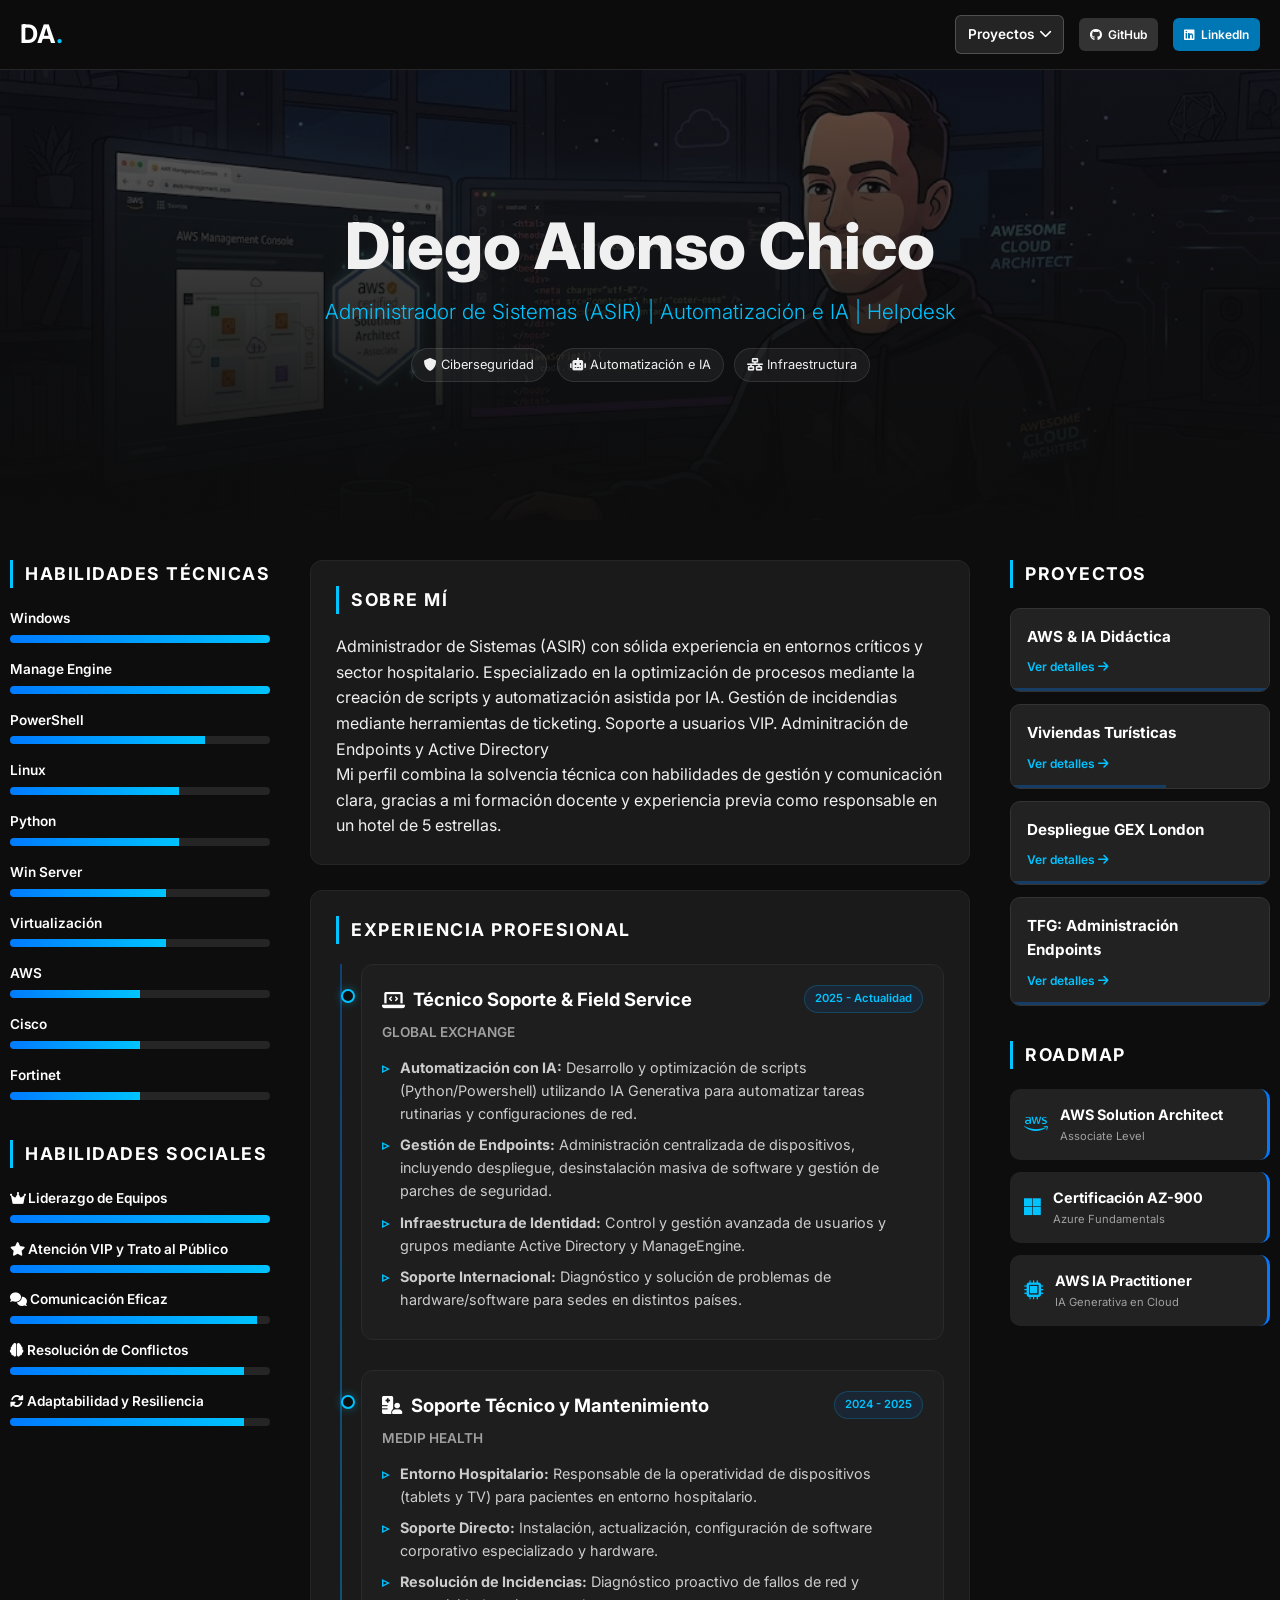
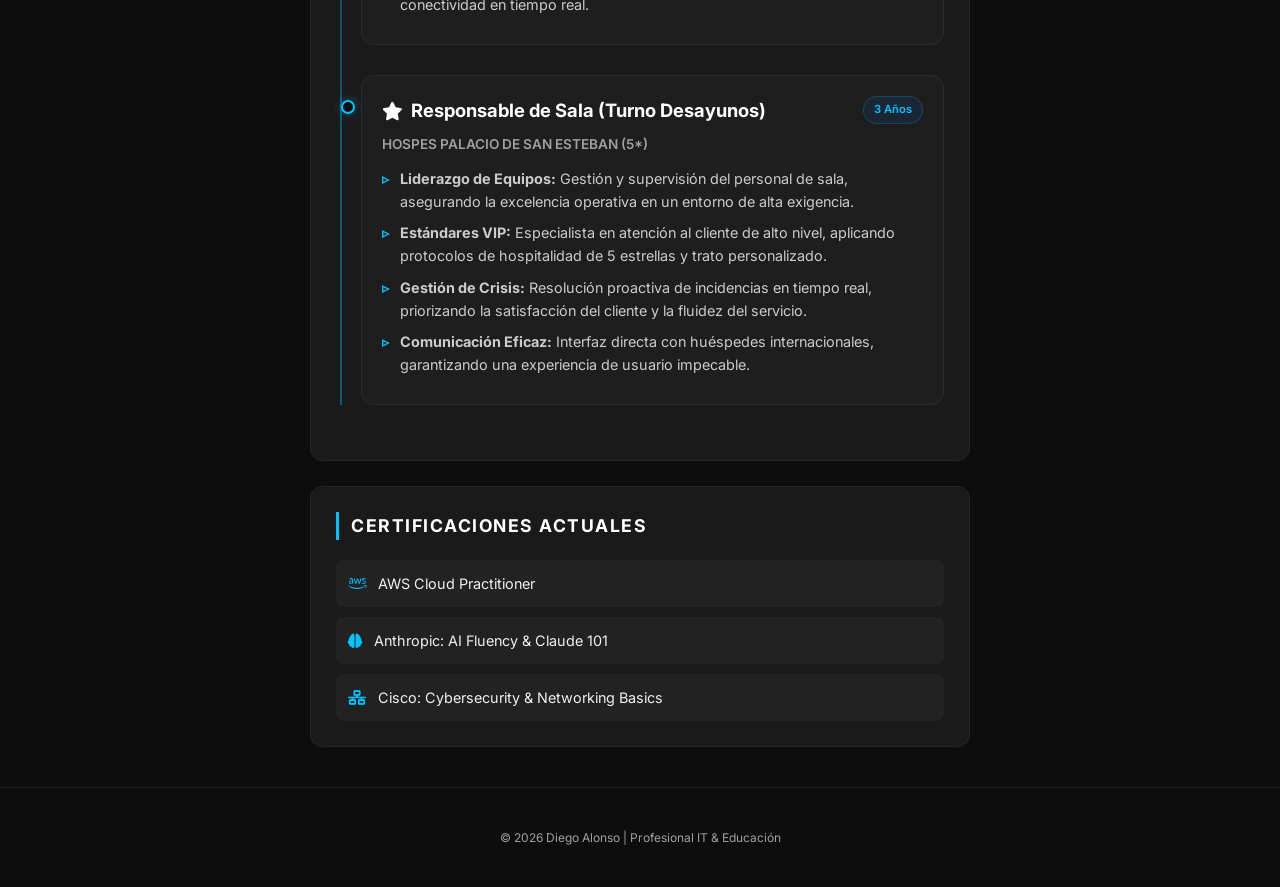
<file: index.html>
<!DOCTYPE html>
<html lang="es">
<head>
    <link rel="icon" type="image/png" href="assets/img/icono-web.png">
    <meta charset="UTF-8">
    <meta name="viewport" content="width=device-width, initial-scale=1.0, viewport-fit=cover">
    <meta name="theme-color" content="#0d0d0d">
    <meta name="description" content="Diego Alonso - Administrador de Sistemas (ASIR) | Automatización e IA | Helpdesk">
    <title>Diego Alonso Chico | IT Portfolio</title>
    <link rel="stylesheet" href="style.css">
    <link href="https://fonts.googleapis.com/css2?family=Inter:wght@300;400;600;700&display=swap" rel="stylesheet">
    <link rel="stylesheet" href="https://cdnjs.cloudflare.com/ajax/libs/font-awesome/6.0.0/css/all.min.css">
    <style>
        /* Touch-friendly enhancements */
        @media (hover: none) {
            .project-nav-card,
            .nav-social-btn,
            .nav-projects-btn {
                padding: 14px !important;
            }
        }
        
        /* Prevent zoom on input focus */
        input, textarea, select {
            font-size: 16px;
        }
    </style>
</head>
<body class="dark-mode">

   <nav class="navbar">
        <div class="nav-container container">
            <a href="index.html" class="logo">DA<span>.</span></a>
            <ul class="nav-menu">
                
                <li class="dropdown">
                    <a href="#" class="nav-projects-btn">Proyectos <i class="fas fa-chevron-down"></i></a>
                    <ul class="dropdown-content">
                        <li><a href="proyecto1.html">AWS & IA Didáctica</a></li>
                        <li><a href="proyecto2.html">Viviendas Turísticas</a></li>
                        <li><a href="proyecto3.html">Despliegue GEX London</a></li>
                        <li><a href="proyecto4.html">TFG: Administración Endpoints</a></li>
                    </ul>
                </li>
                
                
                <li>
                    <a href="https://github.com/lonsochico" target="_blank" class="nav-social-btn github">
                        <i class="fab fa-github"></i><span class="nav-label">GitHub</span>
                    </a>
                </li>
                
                <li>
                    <a href="https://www.linkedin.com/in/diego-alonso-chico-1301a4183" target="_blank" class="nav-social-btn linkedin">
                        <i class="fab fa-linkedin"></i><span class="nav-label">LinkedIn</span>
                    </a>
                </li>
            </ul>
        </div>
    </nav>

    <header class="hero" style="background-image: linear-gradient(to bottom, rgba(0,0,0,0.2), rgba(0,0,0,0.6)), url('assets/img/fondo-tecnico.jpg');">
        <div class="hero-overlay"></div>
        <div class="hero-content container">
            <h1>Diego Alonso Chico</h1>
            <p class="tagline">Administrador de Sistemas (ASIR) | Automatización e IA | Helpdesk</p>
            <div class="hero-badges">
                <span><i class="fas fa-shield-alt"></i> Ciberseguridad</span>
                <span><i class="fas fa-robot"></i> Automatización e IA</span>
                <span><i class="fas fa-network-wired"></i> Infraestructura</span>
            </div>
        </div>
    </header>

    <main class="main-content-wrapper container">
        
        <aside class="sidebar left-sidebar">
            <h2 class="section-title">Habilidades Técnicas</h2>
            <div class="skills-list">
                <div class="skill-item">
                    <span class="skill-name">Windows</span>
                    <div class="progress-bar">
                        <div class="progress" style="width: 100%;"><span class="skill-percentage">100%</span></div>
                    </div>
                </div>
                <div class="skill-item">
                    <span class="skill-name">Manage Engine</span>
                    <div class="progress-bar">
                        <div class="progress" style="width: 100%;"><span class="skill-percentage">100%</span></div>
                    </div>
                </div>
                <div class="skill-item">
                    <span class="skill-name">PowerShell</span>
                    <div class="progress-bar">
                        <div class="progress" style="width: 75%;"><span class="skill-percentage">75%</span></div>
                    </div>
                </div>
                <div class="skill-item">
                    <span class="skill-name">Linux</span>
                    <div class="progress-bar">
                        <div class="progress" style="width: 65%;"><span class="skill-percentage">65%</span></div>
                    </div>
                </div>
                <div class="skill-item">
                    <span class="skill-name">Python</span>
                    <div class="progress-bar">
                        <div class="progress" style="width: 65%;"><span class="skill-percentage">65%</span></div>
                    </div>
                </div>
                <div class="skill-item">
                    <span class="skill-name">Win Server</span>
                    <div class="progress-bar">
                        <div class="progress" style="width: 60%;"><span class="skill-percentage">60%</span></div>
                    </div>
                </div>
                <div class="skill-item">
                    <span class="skill-name">Virtualización</span>
                    <div class="progress-bar">
                        <div class="progress" style="width: 60%;"><span class="skill-percentage">60%</span></div>
                    </div>
                </div>
                <div class="skill-item">
                    <span class="skill-name">AWS</span>
                    <div class="progress-bar">
                        <div class="progress" style="width: 50%;"><span class="skill-percentage">50%</span></div>
                    </div>
                </div>
                <div class="skill-item">
                    <span class="skill-name">Cisco</span>
                    <div class="progress-bar">
                        <div class="progress" style="width: 50%;"><span class="skill-percentage">50%</span></div>
                    </div>
                </div>
                <div class="skill-item">
                    <span class="skill-name">Fortinet</span>
                    <div class="progress-bar">
                        <div class="progress" style="width: 50%;"><span class="skill-percentage">50%</span></div>
                    </div>
                </div>
            </div>

            <h2 class="section-title" style="margin-top: 40px;">Habilidades Sociales</h2>
            <div class="skills-list">
                <div class="skill-item">
                    <span class="skill-name"><i class="fas fa-crown"></i> Liderazgo de Equipos</span>
                    <div class="progress-bar">
                        <div class="progress" style="width: 100%;"><span class="skill-percentage">100%</span></div>
                    </div>
                </div>
                <div class="skill-item">
                    <span class="skill-name"><i class="fas fa-star"></i> Atención VIP y Trato al Público</span>
                    <div class="progress-bar">
                        <div class="progress" style="width: 100%;"><span class="skill-percentage">100%</span></div>
                    </div>
                </div>
                <div class="skill-item">
                    <span class="skill-name"><i class="fas fa-comments"></i> Comunicación Eficaz</span>
                    <div class="progress-bar">
                        <div class="progress" style="width: 95%;"><span class="skill-percentage">95%</span></div>
                    </div>
                </div>
                <div class="skill-item">
                    <span class="skill-name"><i class="fas fa-brain"></i> Resolución de Conflictos</span>
                    <div class="progress-bar">
                        <div class="progress" style="width: 90%;"><span class="skill-percentage">90%</span></div>
                    </div>
                </div>
                <div class="skill-item">
                    <span class="skill-name"><i class="fas fa-sync-alt"></i> Adaptabilidad y Resiliencia</span>
                    <div class="progress-bar">
                        <div class="progress" style="width: 90%;"><span class="skill-percentage">90%</span></div>
                    </div>
                </div>
            </div>
        </aside>

        <section class="main-content">
            
            <div class="card">
                <h2 class="section-title">Sobre Mí</h2>
                <p>Administrador de Sistemas (ASIR) con sólida experiencia en entornos críticos y sector hospitalario. Especializado en la optimización de procesos mediante la creación de scripts y automatización asistida por IA. Gestión de incidendias mediante herramientas de ticketing. Soporte a usuarios VIP. Adminitración de Endpoints y Active Directory</p>
                <p>Mi perfil combina la solvencia técnica con habilidades de gestión y comunicación clara, gracias a mi formación docente y experiencia previa como responsable en un hotel de 5 estrellas.</p>
            </div>

            <div class="card">
                <h2 class="section-title">Experiencia Profesional</h2>
                
                <div class="timeline">
                    <div class="timeline-item">
                        <div class="timeline-dot"></div>
                        <div class="timeline-content">
                            <div class="timeline-header">
                                <h4><i class="fas fa-laptop-code"></i> Técnico Soporte & Field Service</h4>
                                <span class="date-badge">2025 - Actualidad</span>
                            </div>
                            <p class="company-name">Global Exchange</p>
                            <ul class="task-list">
                                <li><strong>Automatización con IA:</strong> Desarrollo y optimización de scripts (Python/Powershell) utilizando IA Generativa para automatizar tareas rutinarias y configuraciones de red.</li>
                                <li><strong>Gestión de Endpoints:</strong> Administración centralizada de dispositivos, incluyendo despliegue, desinstalación masiva de software y gestión de parches de seguridad.</li>
                                <li><strong>Infraestructura de Identidad:</strong> Control y gestión avanzada de usuarios y grupos mediante Active Directory y ManageEngine.</li>
                                <li><strong>Soporte Internacional:</strong> Diagnóstico y solución de problemas de hardware/software para sedes en distintos países.</li>
                            </ul>
                        </div>
                    </div>

                    <div class="timeline-item">
                        <div class="timeline-dot"></div>
                        <div class="timeline-content">
                            <div class="timeline-header">
                                <h4><i class="fas fa-hospital-user"></i> Soporte Técnico y Mantenimiento</h4>
                                <span class="date-badge">2024 - 2025</span>
                            </div>
                            <p class="company-name">Medip Health</p>
                            <ul class="task-list">
                                <li><strong>Entorno Hospitalario:</strong> Responsable de la operatividad de dispositivos (tablets y TV) para pacientes en entorno hospitalario.</li>
                                <li><strong>Soporte Directo:</strong> Instalación, actualización, configuración de software corporativo especializado y hardware.</li>
                                <li><strong>Resolución de Incidencias:</strong> Diagnóstico proactivo de fallos de red y conectividad en tiempo real.</li>
                            </ul>
                        </div>
                    </div>
                    <div class="timeline-item">
                        <div class="timeline-dot"></div>
                        <div class="timeline-content">
                            <div class="timeline-header">
                                <h4><i class="fas fa-star"></i> Responsable de Sala (Turno Desayunos)</h4>
                                <span class="date-badge">3 Años</span>
                            </div>
                            <p class="company-name">Hospes Palacio de San Esteban (5*)</p>
                            <ul class="task-list">
                                <li><strong>Liderazgo de Equipos:</strong> Gestión y supervisión del personal de sala, asegurando la excelencia operativa en un entorno de alta exigencia.</li>
                                <li><strong>Estándares VIP:</strong> Especialista en atención al cliente de alto nivel, aplicando protocolos de hospitalidad de 5 estrellas y trato personalizado.</li>
                                <li><strong>Gestión de Crisis:</strong> Resolución proactiva de incidencias en tiempo real, priorizando la satisfacción del cliente y la fluidez del servicio.</li>
                                <li><strong>Comunicación Eficaz:</strong> Interfaz directa con huéspedes internacionales, garantizando una experiencia de usuario impecable.</li>
                            </ul>
                        </div>
                    </div>
                </div>
            </div>

            <div class="card">
                <h2 class="section-title">Certificaciones Actuales</h2>
                <ul class="cert-list">
                    <li><i class="fab fa-aws"></i> AWS Cloud Practitioner</li>
                    <li><i class="fas fa-brain"></i> Anthropic: AI Fluency & Claude 101</li>
                    <li><i class="fas fa-network-wired"></i> Cisco: Cybersecurity & Networking Basics</li>
                </ul>
            </div>
            
        </section>

        <aside class="sidebar right-sidebar">
            
            <div class="sidebar-block">
                <h2 class="section-title">Proyectos</h2>
                <div class="project-nav-list">
                    <a href="proyecto1.html" class="project-nav-card">
                        <div class="project-nav-info">
                            <h4>AWS & IA Didáctica</h4>
                            <div class="project-status">
                                <span class="default-text">Ver detalles <i class="fas fa-arrow-right"></i></span>
                                <span class="hover-text progress-100">Completado: 100%</span>
                            </div>
                        </div>
                        <div class="card-progress-line" style="width: 100%;"></div>
                    </a>
                    
                    <a href="proyecto2.html" class="project-nav-card">
                        <div class="project-nav-info">
                            <h4>Viviendas Turísticas</h4>
                            <div class="project-status">
                                <span class="default-text">Ver detalles <i class="fas fa-arrow-right"></i></span>
                                <span class="hover-text progress-60">En proceso: 60%</span>
                            </div>
                        </div>
                        <div class="card-progress-line" style="width: 60%;"></div>
                    </a>
                    
                    <a href="proyecto3.html" class="project-nav-card">
                        <div class="project-nav-info">
                            <h4>Despliegue GEX London</h4>
                            <div class="project-status">
                                <span class="default-text">Ver detalles <i class="fas fa-arrow-right"></i></span>
                                <span class="hover-text progress-100">Completado: 100%</span>
                            </div>
                        </div>
                        <div class="card-progress-line" style="width: 100%;"></div>
                    </a>
                    <a href="proyecto4.html" class="project-nav-card">
                        <div class="project-nav-info">
                            <h4>TFG: Administración Endpoints</h4>
                            <div class="project-status">
                                <span class="default-text">Ver detalles <i class="fas fa-arrow-right"></i></span>
                                <span class="hover-text progress-100">Completado: 100%</span>
                            </div>
                        </div>
                        <div class="card-progress-line" style="width: 100%;"></div>
                    </a>
                </div>
            </div>

            <div class="sidebar-block roadmap-block">
                <h2 class="section-title">Roadmap</h2>
                <div class="next-steps-list">
                    <div class="step-card">
                        <div class="step-icon"><i class="fab fa-aws"></i></div>
                        <div class="step-info">
                            <h4>AWS Solution Architect</h4>
                            <p>Associate Level</p>
                        </div>
                    </div>
                    <div class="step-card">
                        <div class="step-icon"><i class="fab fa-microsoft"></i></div>
                        <div class="step-info">
                            <h4>Certificación AZ-900</h4>
                            <p>Azure Fundamentals</p>
                        </div>
                    </div>
                    <div class="step-card">
                        <div class="step-icon"><i class="fas fa-microchip"></i></div>
                        <div class="step-info">
                            <h4>AWS IA Practitioner</h4>
                            <p>IA Generativa en Cloud</p>
                        </div>
                    </div>
                </div>
            </div>

        </aside>

    </main>

    <footer>
        <p>&copy; 2026 Diego Alonso | Profesional IT & Educación</p>
    </footer>

</body>
</html>
</file>
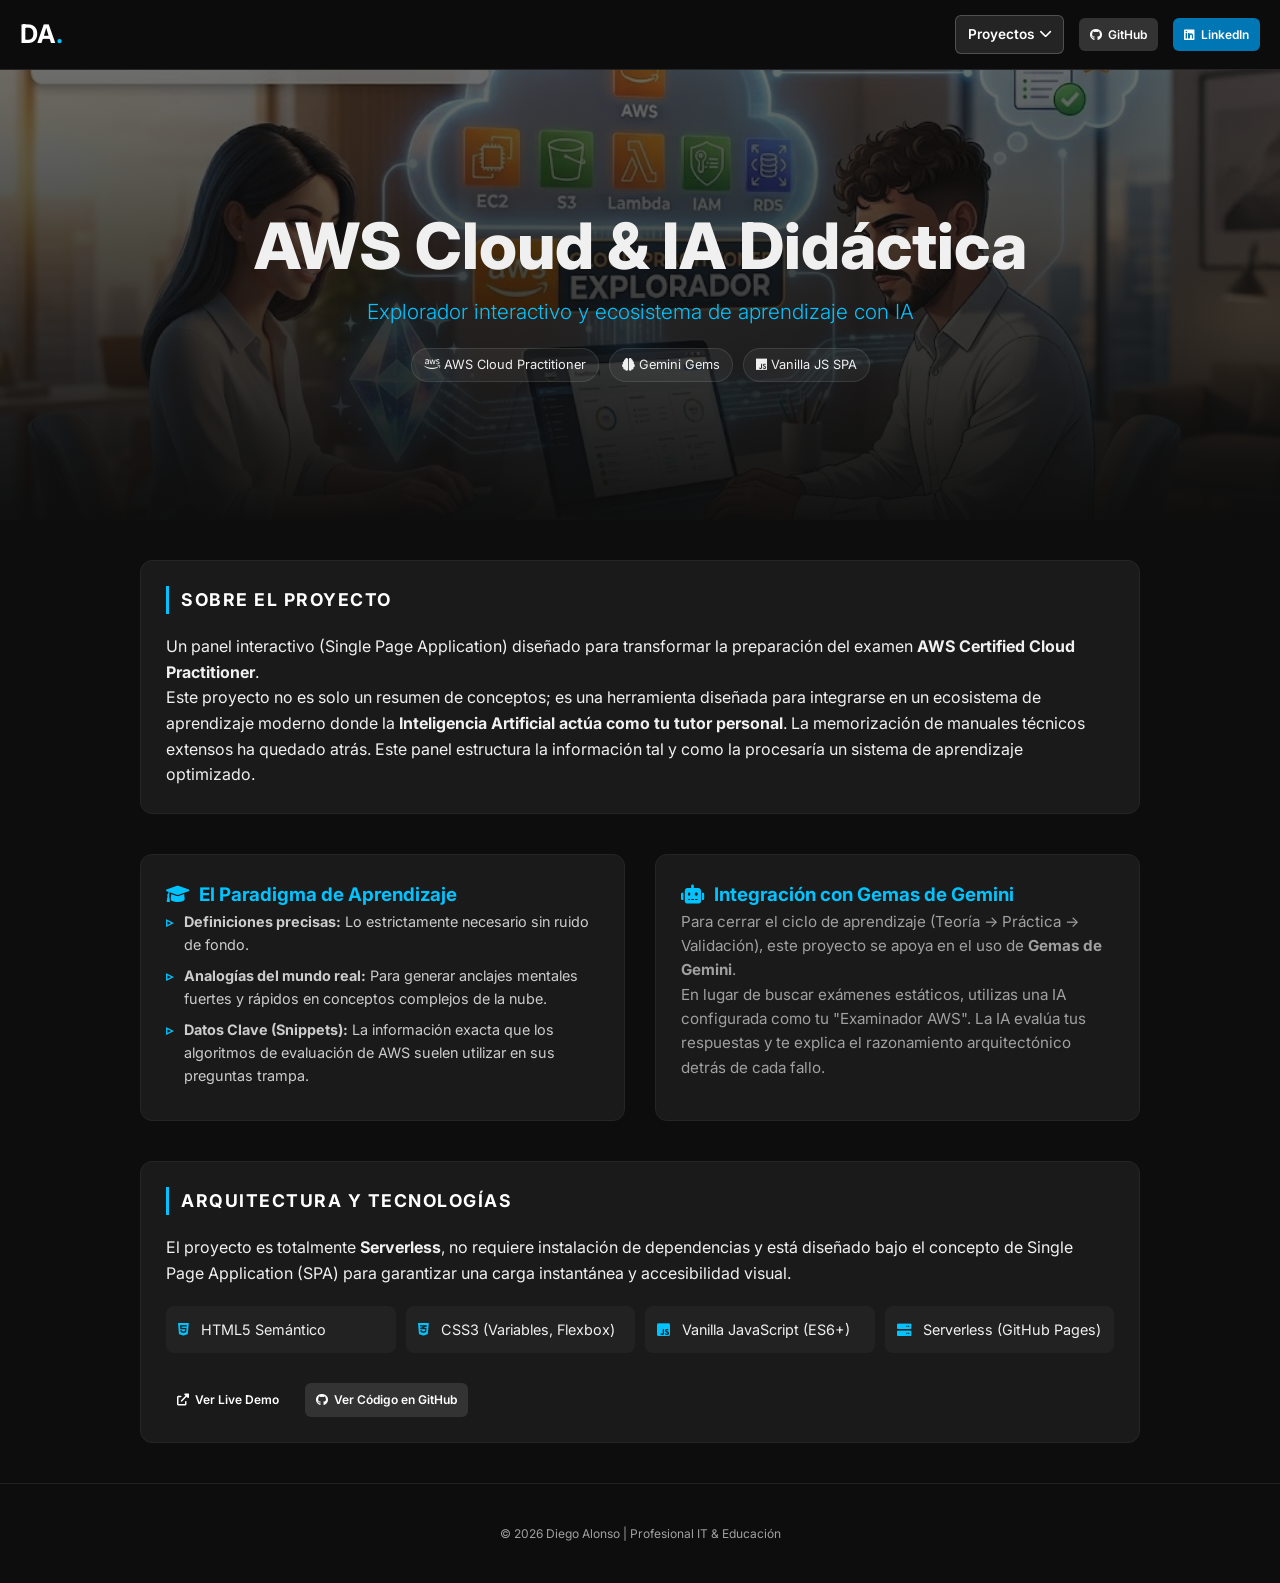
<file: proyecto1.html>
<!DOCTYPE html>
<html lang="es">
<head>
    <link rel="icon" type="image/png" href="assets/img/icono-web.png">
    <meta charset="UTF-8">
    <meta name="viewport" content="width=device-width, initial-scale=1.0, viewport-fit=cover">
    <meta name="theme-color" content="#0d0d0d">
    <meta name="description" content="AWS Cloud & IA Didáctica - Explorador interactivo para certificación AWS">
    <title>AWS & IA Didáctica | Diego Alonso</title>
    <link rel="stylesheet" href="style.css">
    <link href="https://fonts.googleapis.com/css2?family=Inter:wght@300;400;600;700&display=swap" rel="stylesheet">
    <link rel="stylesheet" href="https://cdnjs.cloudflare.com/ajax/libs/font-awesome/6.0.0/css/all.min.css">
    <style>
        /* Touch-friendly enhancements */
        @media (hover: none) {
            .project-nav-card,
            .nav-social-btn,
            .nav-projects-btn {
                padding: 14px !important;
            }
        }
        
        /* Prevent zoom on input focus */
        input, textarea, select {
            font-size: 16px;
        }
    </style>
</head>
<body class="dark-mode">

    <nav class="navbar">
        <div class="nav-container container">
            <a href="index.html" class="logo">DA<span>.</span></a>
            <ul class="nav-menu">
                
                 <li class="dropdown">
                    <a href="#" class="nav-projects-btn">Proyectos <i class="fas fa-chevron-down"></i></a>
                    <ul class="dropdown-content">
                        <li><a href="proyecto1.html">AWS & IA Didáctica</a></li>
                        <li><a href="proyecto2.html">Viviendas Turísticas</a></li>
                        <li><a href="proyecto3.html">Despliegue GEX London</a></li>
                        <li><a href="proyecto4.html">TFG: Administración Endpoints</a></li>
                    </ul>
                </li>
                
                <li>
                    <a href="https://github.com/lonsochico" target="_blank" class="nav-social-btn github">
                        <i class="fab fa-github"></i><span class="nav-label">GitHub</span>
                    </a>
                </li>
                
                <li>
                    <a href="https://www.linkedin.com/in/diego-alonso-chico-1301a4183" target="_blank" class="nav-social-btn linkedin">
                        <i class="fab fa-linkedin"></i><span class="nav-label">LinkedIn</span>
                    </a>
                </li>
            </ul>
        </div>
    </nav>

    <header class="hero" style="background-image: linear-gradient(to bottom, rgba(13,13,13,0.6), rgba(13,13,13,0.98)), url('assets/img/fondo-aws.jpg');">
        <div class="hero-content container">
            <h1>AWS Cloud & IA Didáctica</h1>
            <p class="tagline">Explorador interactivo y ecosistema de aprendizaje con IA</p>
            <div class="hero-badges">
                <span><i class="fab fa-aws"></i> AWS Cloud Practitioner</span>
                <span><i class="fas fa-brain"></i> Gemini Gems</span>
                <span><i class="fab fa-js"></i> Vanilla JS SPA</span>
            </div>
        </div>
    </header>

    <main class="container" style="max-width: 1000px; padding: 40px 0;">
        
        <div class="card" style="margin-bottom: 40px;">
            <h2 class="section-title">Sobre el Proyecto</h2>
            <p>Un panel interactivo (Single Page Application) diseñado para transformar la preparación del examen <strong>AWS Certified Cloud Practitioner</strong>.</p>
            <p>Este proyecto no es solo un resumen de conceptos; es una herramienta diseñada para integrarse en un ecosistema de aprendizaje moderno donde la <strong>Inteligencia Artificial actúa como tu tutor personal</strong>. La memorización de manuales técnicos extensos ha quedado atrás. Este panel estructura la información tal y como la procesaría un sistema de aprendizaje optimizado.</p>
        </div>

        <div style="display: grid; grid-template-columns: repeat(auto-fit, minmax(300px, 1fr)); gap: 30px; margin-bottom: 40px;">
            
            <div class="card" style="margin-bottom: 0;">
                <h3 style="color: var(--accent); margin-top: 0; display: flex; align-items: center; gap: 10px;">
                    <i class="fas fa-graduation-cap"></i> El Paradigma de Aprendizaje
                </h3>
                <ul class="task-list">
                    <li><strong>Definiciones precisas:</strong> Lo estrictamente necesario sin ruido de fondo.</li>
                    <li><strong>Analogías del mundo real:</strong> Para generar anclajes mentales fuertes y rápidos en conceptos complejos de la nube.</li>
                    <li><strong>Datos Clave (Snippets):</strong> La información exacta que los algoritmos de evaluación de AWS suelen utilizar en sus preguntas trampa.</li>
                </ul>
            </div>

            <div class="card" style="margin-bottom: 0;">
                <h3 style="color: var(--accent); margin-top: 0; display: flex; align-items: center; gap: 10px;">
                    <i class="fas fa-robot"></i> Integración con Gemas de Gemini
                </h3>
                <p style="font-size: 0.95rem; color: var(--text-dim);">Para cerrar el ciclo de aprendizaje (Teoría → Práctica → Validación), este proyecto se apoya en el uso de <strong>Gemas de Gemini</strong>.</p>
                <p style="font-size: 0.95rem; color: var(--text-dim);">En lugar de buscar exámenes estáticos, utilizas una IA configurada como tu "Examinador AWS". La IA evalúa tus respuestas y te explica el razonamiento arquitectónico detrás de cada fallo.</p>
            </div>

        </div>

        <div class="card">
            <h2 class="section-title">Arquitectura y Tecnologías</h2>
            <p>El proyecto es totalmente <strong>Serverless</strong>, no requiere instalación de dependencias y está diseñado bajo el concepto de Single Page Application (SPA) para garantizar una carga instantánea y accesibilidad visual.</p>
            
            <ul class="cert-list" style="grid-template-columns: repeat(auto-fit, minmax(200px, 1fr)); margin-top: 20px; margin-bottom: 30px;">
                <li><i class="fab fa-html5"></i> HTML5 Semántico</li>
                <li><i class="fab fa-css3-alt"></i> CSS3 (Variables, Flexbox)</li>
                <li><i class="fab fa-js-square"></i> Vanilla JavaScript (ES6+)</li>
                <li><i class="fas fa-server"></i> Serverless (GitHub Pages)</li>
            </ul>

            <div style="display: flex; gap: 15px; flex-wrap: wrap; margin-top: 30px;">
               <a href="https://lonsochico.github.io/practitioner-review.md/" target="_blank" class="nav-social-btn">
                    <i class="fas fa-external-link-alt"></i> Ver Live Demo
                </a>

                <a href="https://github.com/lonsochico" target="_blank" class="nav-social-btn github">
                    <i class="fab fa-github"></i> Ver Código en GitHub
                </a>
            </div>
        </div>

    </main>

    <footer>
        <p>&copy; 2026 Diego Alonso | Profesional IT & Educación</p>
    </footer>

</body>
</html>
</file>
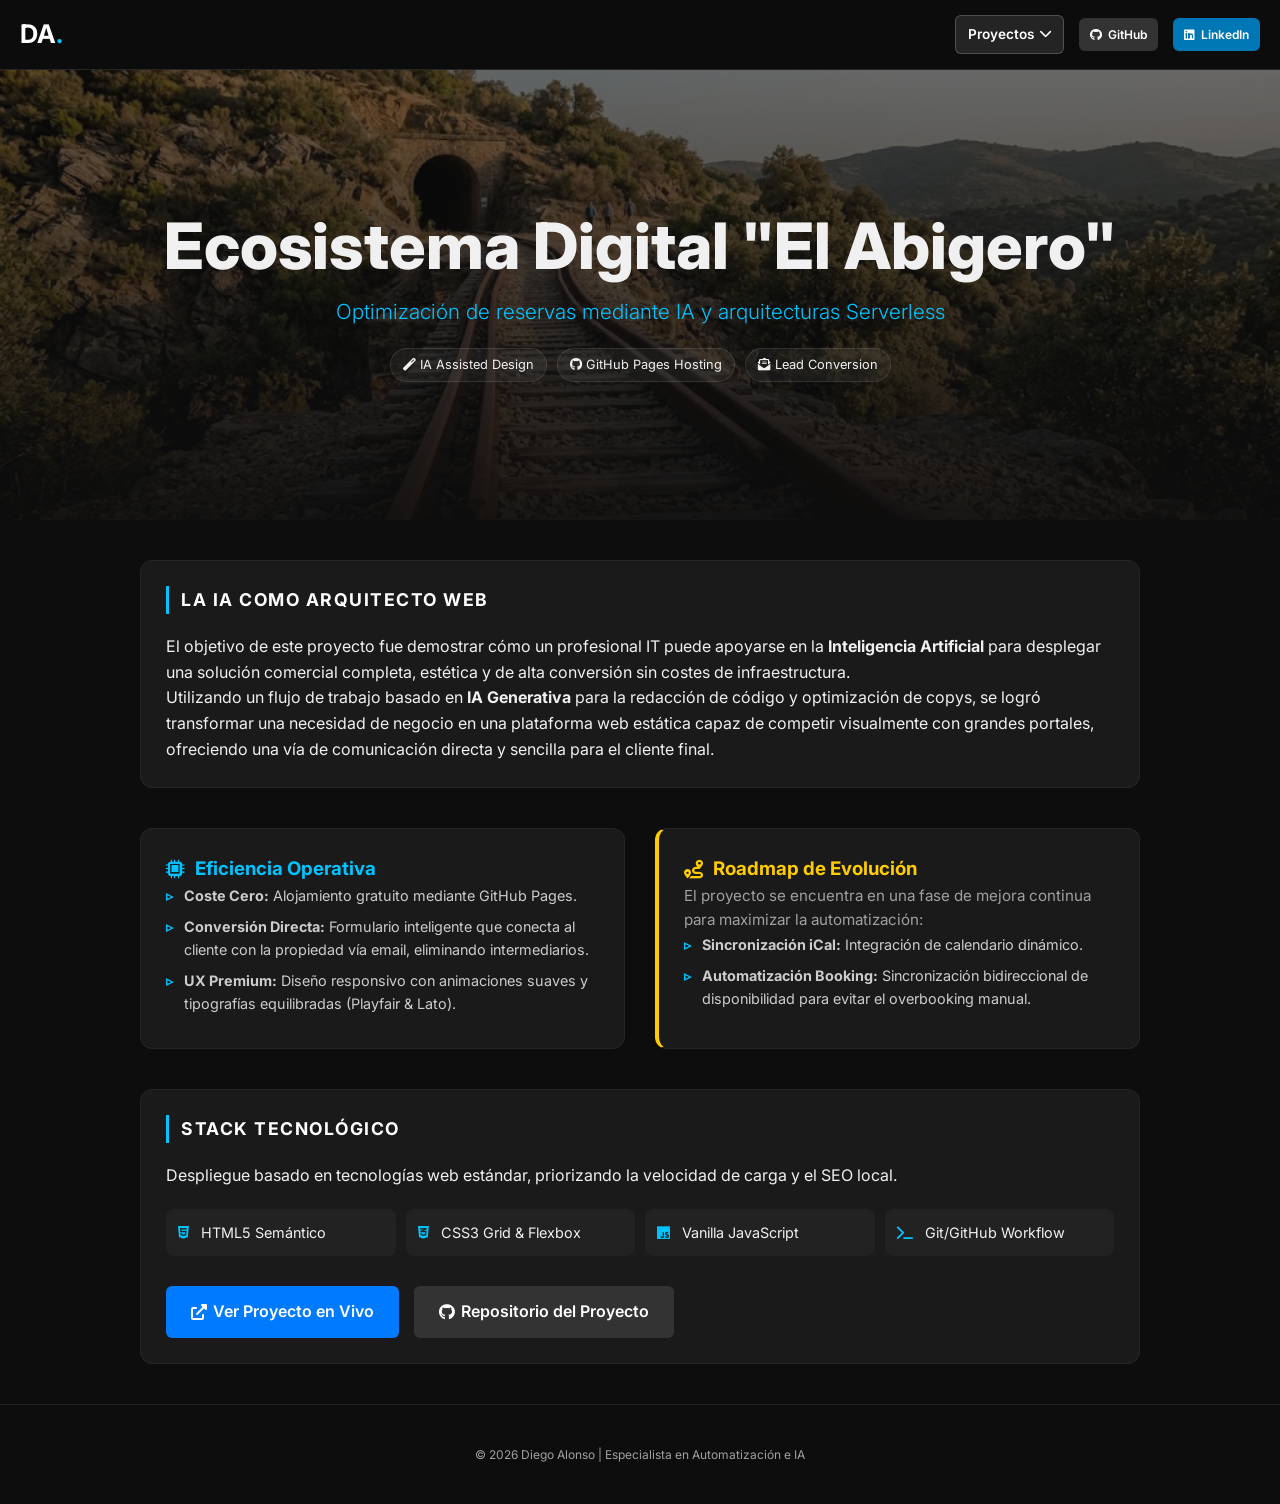
<file: proyecto2.html>
<!DOCTYPE html>
<html lang="es">
<head>
    <link rel="icon" type="image/png" href="assets/img/icono-web.png">
    <meta charset="UTF-8">
    <meta name="viewport" content="width=device-width, initial-scale=1.0, viewport-fit=cover">
    <meta name="theme-color" content="#0d0d0d">
    <meta name="description" content="Ecosistema Digital El Abigero - Viviendas Turísticas con IA">
    <title>Despliegue Web Turística | Diego Alonso</title>
    <link rel="stylesheet" href="style.css">
    <link href="https://fonts.googleapis.com/css2?family=Inter:wght@300;400;600;700&display=swap" rel="stylesheet">
    <link rel="stylesheet" href="https://cdnjs.cloudflare.com/ajax/libs/font-awesome/6.0.0/css/all.min.css">
    <style>
        /* Touch-friendly enhancements */
        @media (hover: none) {
            .project-nav-card,
            .nav-social-btn,
            .nav-projects-btn {
                padding: 14px !important;
            }
        }
        
        /* Prevent zoom on input focus */
        input, textarea, select {
            font-size: 16px;
        }
    </style>
</head>
<body class="dark-mode">

    <nav class="navbar">
        <div class="nav-container container">
            <a href="index.html" class="logo">DA<span>.</span></a>
            <ul class="nav-menu">
                 <li class="dropdown">
                    <a href="#" class="nav-projects-btn">Proyectos <i class="fas fa-chevron-down"></i></a>
                    <ul class="dropdown-content">
                        <li><a href="proyecto1.html">AWS & IA Didáctica</a></li>
                        <li><a href="proyecto2.html">Viviendas Turísticas</a></li>
                        <li><a href="proyecto3.html">Despliegue GEX London</a></li>
                        <li><a href="proyecto4.html">TFG: Administración Endpoints</a></li>
                    </ul>
                </li>
                <li>
                    <a href="https://github.com/lonsochico" target="_blank" class="nav-social-btn github">
                        <i class="fab fa-github"></i><span class="nav-label">GitHub</span>
                    </a>
                </li>
                <li>
                    <a href="https://www.linkedin.com/in/diego-alonso-chico-1301a4183" target="_blank" class="nav-social-btn linkedin">
                        <i class="fab fa-linkedin"></i><span class="nav-label">LinkedIn</span>
                    </a>
                </li>
            </ul>
        </div>
    </nav>

    <header class="hero" style="background-image: linear-gradient(to bottom, rgba(13,13,13,0.6), rgba(13,13,13,0.95)), url('assets/img/tren.png');">
        <div class="hero-content container">
            <h1>Ecosistema Digital "El Abigero"</h1>
            <p class="tagline">Optimización de reservas mediante IA y arquitecturas Serverless</p>
            <div class="hero-badges">
                <span><i class="fas fa-magic"></i> IA Assisted Design</span>
                <span><i class="fab fa-github"></i> GitHub Pages Hosting</span>
                <span><i class="fas fa-envelope-open-text"></i> Lead Conversion</span>
            </div>
        </div>
    </header>

    <main class="container" style="max-width: 1000px; padding: 40px 0;">
        
        <div class="card" style="margin-bottom: 40px;">
            <h2 class="section-title">La IA como Arquitecto Web</h2>
            <p>El objetivo de este proyecto fue demostrar cómo un profesional IT puede apoyarse en la <strong>Inteligencia Artificial</strong> para desplegar una solución comercial completa, estética y de alta conversión sin costes de infraestructura.</p>
            <p>Utilizando un flujo de trabajo basado en <strong>IA Generativa</strong> para la redacción de código y optimización de copys, se logró transformar una necesidad de negocio en una plataforma web estática capaz de competir visualmente con grandes portales, ofreciendo una vía de comunicación directa y sencilla para el cliente final.</p>
        </div>

        <div style="display: grid; grid-template-columns: repeat(auto-fit, minmax(300px, 1fr)); gap: 30px; margin-bottom: 40px;">
            
            <div class="card" style="margin-bottom: 0;">
                <h3 style="color: var(--accent); margin-top: 0; display: flex; align-items: center; gap: 10px;">
                    <i class="fas fa-microchip"></i> Eficiencia Operativa
                </h3>
                <ul class="task-list">
                    <li><strong>Coste Cero:</strong> Alojamiento gratuito mediante GitHub Pages.</li>
                    <li><strong>Conversión Directa:</strong> Formulario inteligente que conecta al cliente con la propiedad vía email, eliminando intermediarios.</li>
                    <li><strong>UX Premium:</strong> Diseño responsivo con animaciones suaves y tipografías equilibradas (Playfair & Lato).</li>
                </ul>
            </div>

            <div class="card" style="margin-bottom: 0; border-left: 4px solid var(--accent-warning);">
                <h3 style="color: var(--accent-warning); margin-top: 0; display: flex; align-items: center; gap: 10px;">
                    <i class="fas fa-route"></i> Roadmap de Evolución
                </h3>
                <p style="font-size: 0.95rem; color: var(--text-dim);">El proyecto se encuentra en una fase de mejora continua para maximizar la automatización:</p>
                <ul class="task-list">
                    <li><strong>Sincronización iCal:</strong> Integración de calendario dinámico.</li>
                    <li><strong>Automatización Booking:</strong> Sincronización bidireccional de disponibilidad para evitar el overbooking manual.</li>
                </ul>
            </div>

        </div>

        <div class="card">
            <h2 class="section-title">Stack Tecnológico</h2>
            <p>Despliegue basado en tecnologías web estándar, priorizando la velocidad de carga y el SEO local.</p>
            
            <ul class="cert-list" style="grid-template-columns: repeat(auto-fit, minmax(200px, 1fr)); margin-top: 20px; margin-bottom: 30px;">
                <li><i class="fab fa-html5"></i> HTML5 Semántico</li>
                <li><i class="fab fa-css3-alt"></i> CSS3 Grid & Flexbox</li>
                <li><i class="fab fa-js"></i> Vanilla JavaScript</li>
                <li><i class="fas fa-terminal"></i> Git/GitHub Workflow</li>
            </ul>

            <div style="display: flex; gap: 15px; flex-wrap: wrap; margin-top: 30px;">
                <a href="https://lonsochico.github.io/ViviendasDeUsoTuristico/" target="_blank" class="nav-social-btn" style="background-color: var(--primary); padding: 12px 24px !important; font-size: 1rem !important;">
                    <i class="fas fa-external-link-alt"></i> Ver Proyecto en Vivo
                </a>
                <a href="https://github.com/lonsochico/ViviendasDeUsoTuristico" target="_blank" class="nav-social-btn github" style="padding: 12px 24px !important; font-size: 1rem !important;">
                    <i class="fab fa-github"></i> Repositorio del Proyecto
                </a>
            </div>
        </div>

    </main>

    <footer>
        <p>&copy; 2026 Diego Alonso | Especialista en Automatización e IA</p>
    </footer>

</body>
</html>
</file>
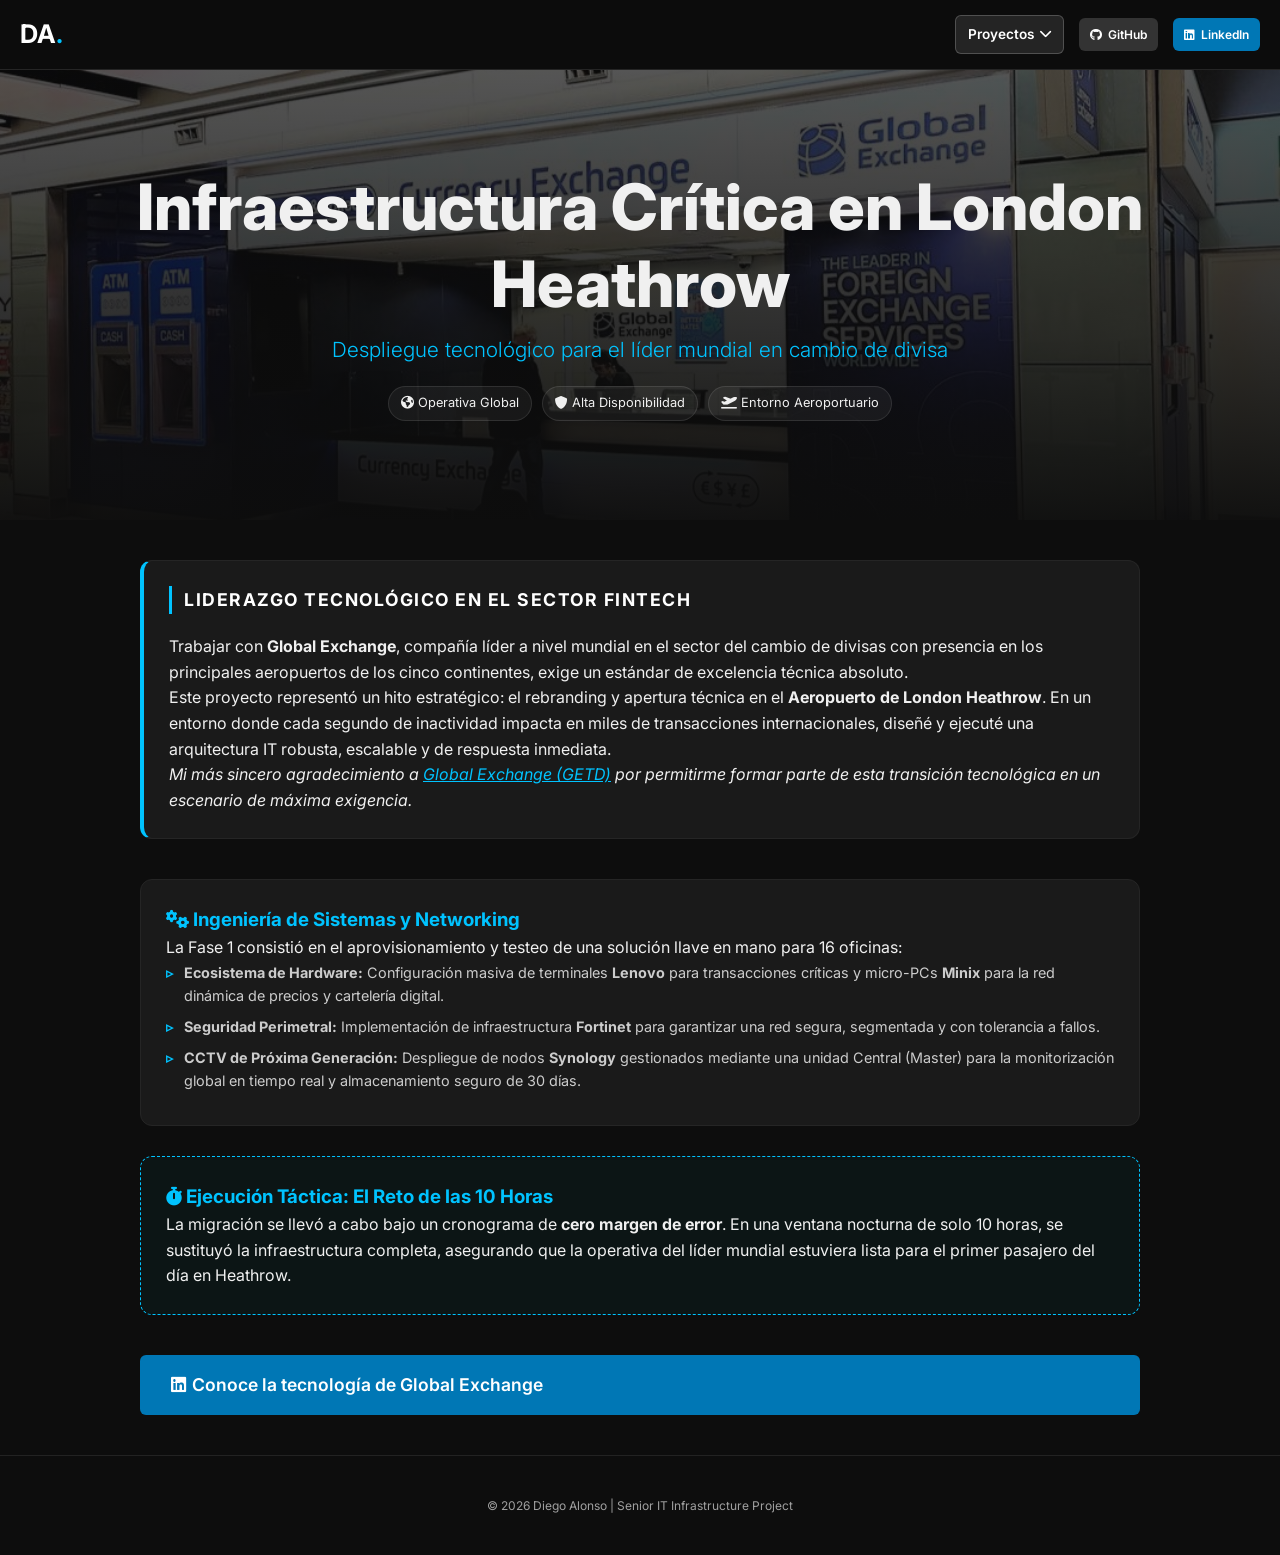
<file: proyecto3.html>
<!DOCTYPE html>
<html lang="es">
<head>
    <link rel="icon" type="image/png" href="assets/img/icono-web.png">
    <meta charset="UTF-8">
    <meta name="viewport" content="width=device-width, initial-scale=1.0, viewport-fit=cover">
    <meta name="theme-color" content="#0d0d0d">
    <meta name="description" content="Caso de Éxito: Infraestructura London Heathrow - Global Exchange">
    <title>Caso de Éxito: London Heathrow | Diego Alonso</title>
    <link rel="stylesheet" href="style.css">
    <link href="https://fonts.googleapis.com/css2?family=Inter:wght@300;400;600;700&display=swap" rel="stylesheet">
    <link rel="stylesheet" href="https://cdnjs.cloudflare.com/ajax/libs/font-awesome/6.0.0/css/all.min.css">
    <style>
        /* Touch-friendly enhancements */
        @media (hover: none) {
            .project-nav-card,
            .nav-social-btn,
            .nav-projects-btn {
                padding: 14px !important;
            }
        }
        
        /* Prevent zoom on input focus */
        input, textarea, select {
            font-size: 16px;
        }
    </style>
</head>
<body class="dark-mode">

    <nav class="navbar">
        <div class="nav-container container">
            <a href="index.html" class="logo">DA<span>.</span></a>
            <ul class="nav-menu">
                 <li class="dropdown">
                    <a href="#" class="nav-projects-btn">Proyectos <i class="fas fa-chevron-down"></i></a>
                    <ul class="dropdown-content">
                        <li><a href="proyecto1.html">AWS & IA Didáctica</a></li>
                        <li><a href="proyecto2.html">Viviendas Turísticas</a></li>
                        <li><a href="proyecto3.html">Despliegue GEX London</a></li>
                        <li><a href="proyecto4.html">TFG: Administración Endpoints</a></li>
                    </ul>
                </li>
                <li><a href="https://github.com/lonsochico" target="_blank" class="nav-social-btn github"><i class="fab fa-github"></i><span class="nav-label">GitHub</span></a></li>
                <li><a href="https://www.linkedin.com/in/diego-alonso-chico-1301a4183" target="_blank" class="nav-social-btn linkedin"><i class="fab fa-linkedin"></i><span class="nav-label">LinkedIn</span></a></li>
            </ul>
        </div>
    </nav>

    <header class="hero" style="background-image: linear-gradient(to bottom, rgba(13,13,13,0.7), rgba(13,13,13,0.98)), url('assets/img/GEX-London.jpg');">
        <div class="hero-content container">
            <h1>Infraestructura Crítica en London Heathrow</h1>
            <p class="tagline">Despliegue tecnológico para el líder mundial en cambio de divisa</p>
            <div class="hero-badges">
                <span><i class="fas fa-globe-americas"></i> Operativa Global</span>
                <span><i class="fas fa-shield-alt"></i> Alta Disponibilidad</span>
                <span><i class="fas fa-plane-departure"></i> Entorno Aeroportuario</span>
            </div>
        </div>
    </header>

    <main class="container" style="max-width: 1000px; padding: 40px 0;">
        
        <div class="card" style="margin-bottom: 40px; border-left: 4px solid var(--accent);">
            <h2 class="section-title">Liderazgo Tecnológico en el Sector Fintech</h2>
            <p>Trabajar con <strong>Global Exchange</strong>, compañía líder a nivel mundial en el sector del cambio de divisas con presencia en los principales aeropuertos de los cinco continentes, exige un estándar de excelencia técnica absoluto.</p>
            <p>Este proyecto representó un hito estratégico: el rebranding y apertura técnica en el <strong>Aeropuerto de London Heathrow</strong>. En un entorno donde cada segundo de inactividad impacta en miles de transacciones internacionales, diseñé y ejecuté una arquitectura IT robusta, escalable y de respuesta inmediata.</p>
            <p><em>Mi más sincero agradecimiento a <a href="https://www.linkedin.com/company/getd-global-exchange-tecnologias-digitales/" target="_blank" style="color: var(--accent); text-decoration: underline;">Global Exchange (GETD)</a> por permitirme formar parte de esta transición tecnológica en un escenario de máxima exigencia.</em></p>
        </div>

        <div style="display: flex; flex-direction: column; gap: 30px; margin-bottom: 40px;">
            
            <div class="card" style="margin-bottom: 0;">
                <h3 style="color: var(--accent); margin-top: 0;"><i class="fas fa-cogs"></i> Ingeniería de Sistemas y Networking</h3>
                <p>La Fase 1 consistió en el aprovisionamiento y testeo de una solución llave en mano para 16 oficinas:</p>
                <ul class="task-list">
                    <li><strong>Ecosistema de Hardware:</strong> Configuración masiva de terminales <strong>Lenovo</strong> para transacciones críticas y micro-PCs <strong>Minix</strong> para la red dinámica de precios y cartelería digital.</li>
                    <li><strong>Seguridad Perimetral:</strong> Implementación de infraestructura <strong>Fortinet</strong> para garantizar una red segura, segmentada y con tolerancia a fallos.</li>
                    <li><strong>CCTV de Próxima Generación:</strong> Despliegue de nodos <strong>Synology</strong> gestionados mediante una unidad Central (Master) para la monitorización global en tiempo real y almacenamiento seguro de 30 días.</li>
                </ul>
            </div>

            <div class="card" style="margin-bottom: 0; background-color: rgba(0, 173, 181, 0.05); border: 1px dashed var(--accent);">
                <h3 style="color: var(--accent); margin-top: 0;"><i class="fas fa-stopwatch"></i> Ejecución Táctica: El Reto de las 10 Horas</h3>
                <p>La migración se llevó a cabo bajo un cronograma de <strong>cero margen de error</strong>. En una ventana nocturna de solo 10 horas, se sustituyó la infraestructura completa, asegurando que la operativa del líder mundial estuviera lista para el primer pasajero del día en Heathrow.</p>
            </div>

        </div>

        <div style="text-align: center; margin-top: 40px;">
            <a href="https://www.linkedin.com/company/getd-global-exchange-tecnologias-digitales/" target="_blank" class="nav-social-btn linkedin" style="padding: 15px 30px !important; font-size: 1.1rem !important;">
                <i class="fab fa-linkedin"></i> Conoce la tecnología de Global Exchange
            </a>
        </div>

    </main>

    <footer>
        <p>&copy; 2026 Diego Alonso | Senior IT Infrastructure Project</p>
    </footer>

</body>
</html>
</file>
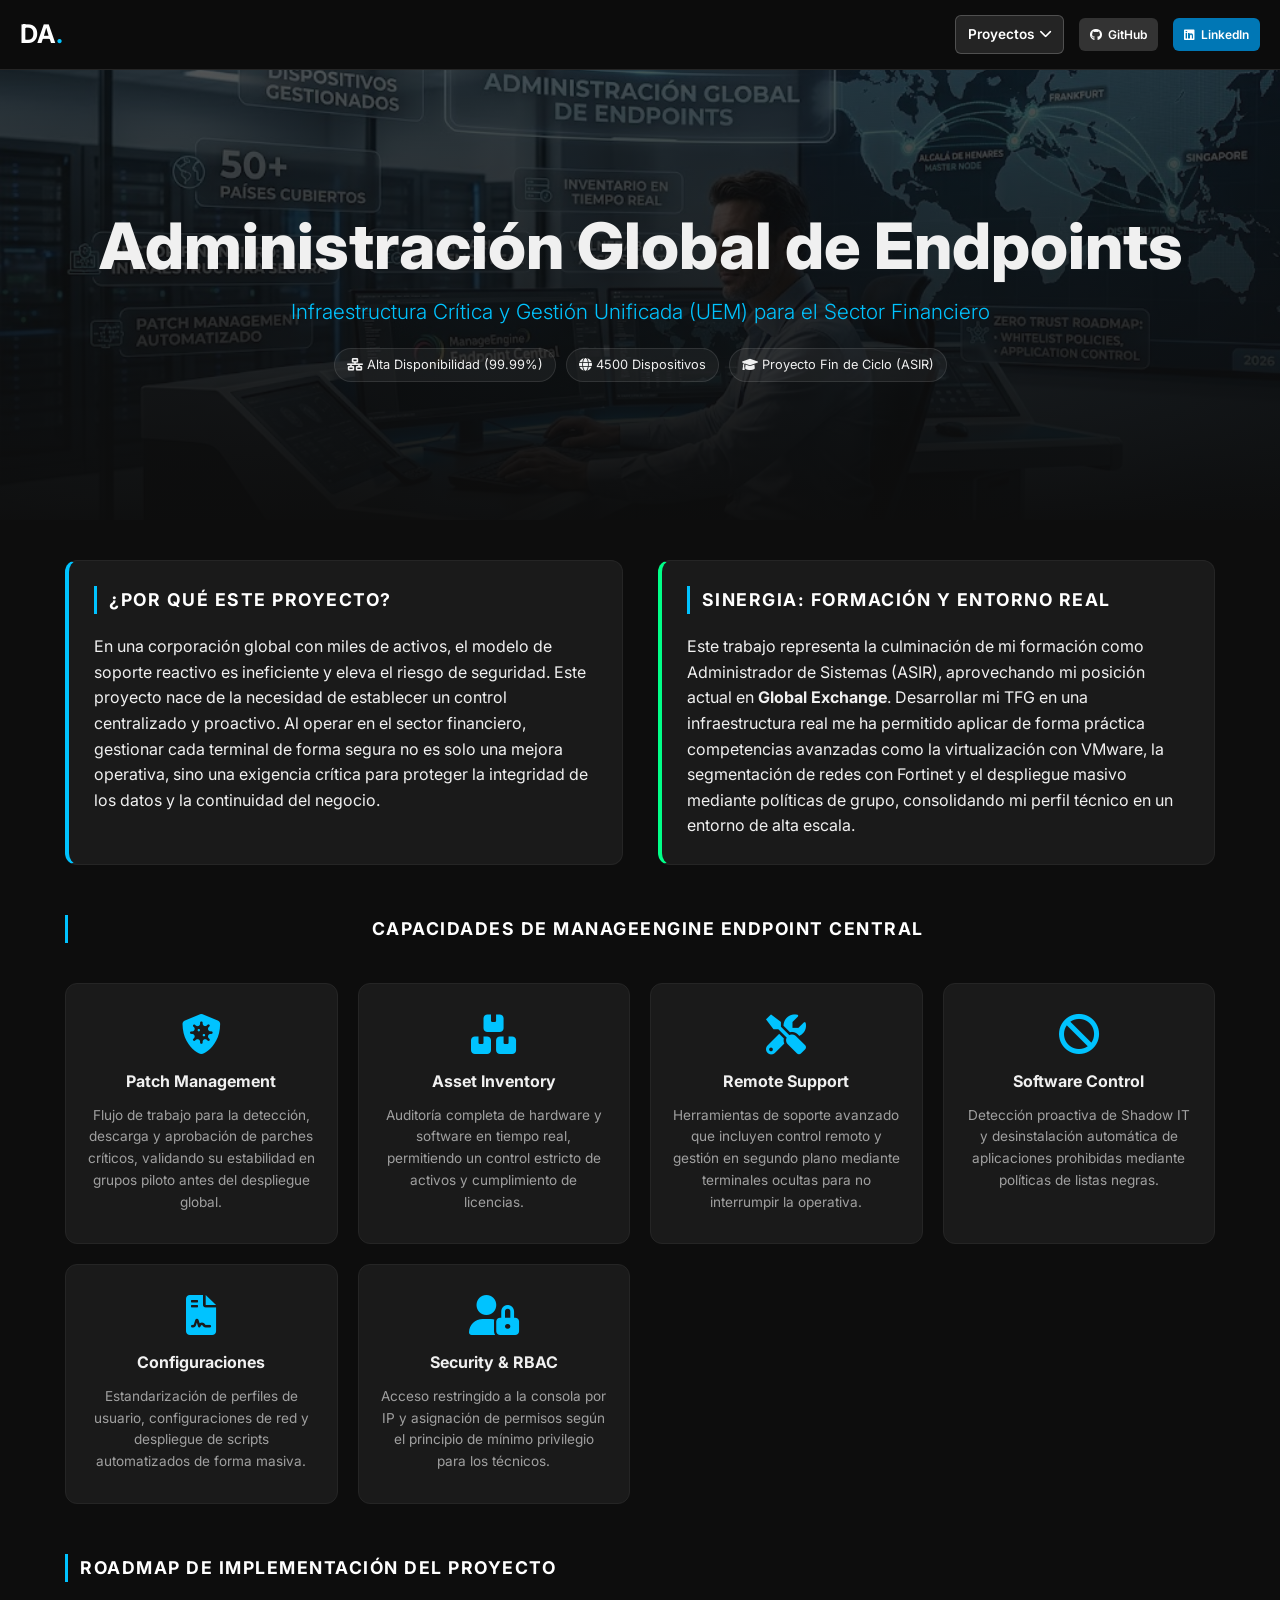
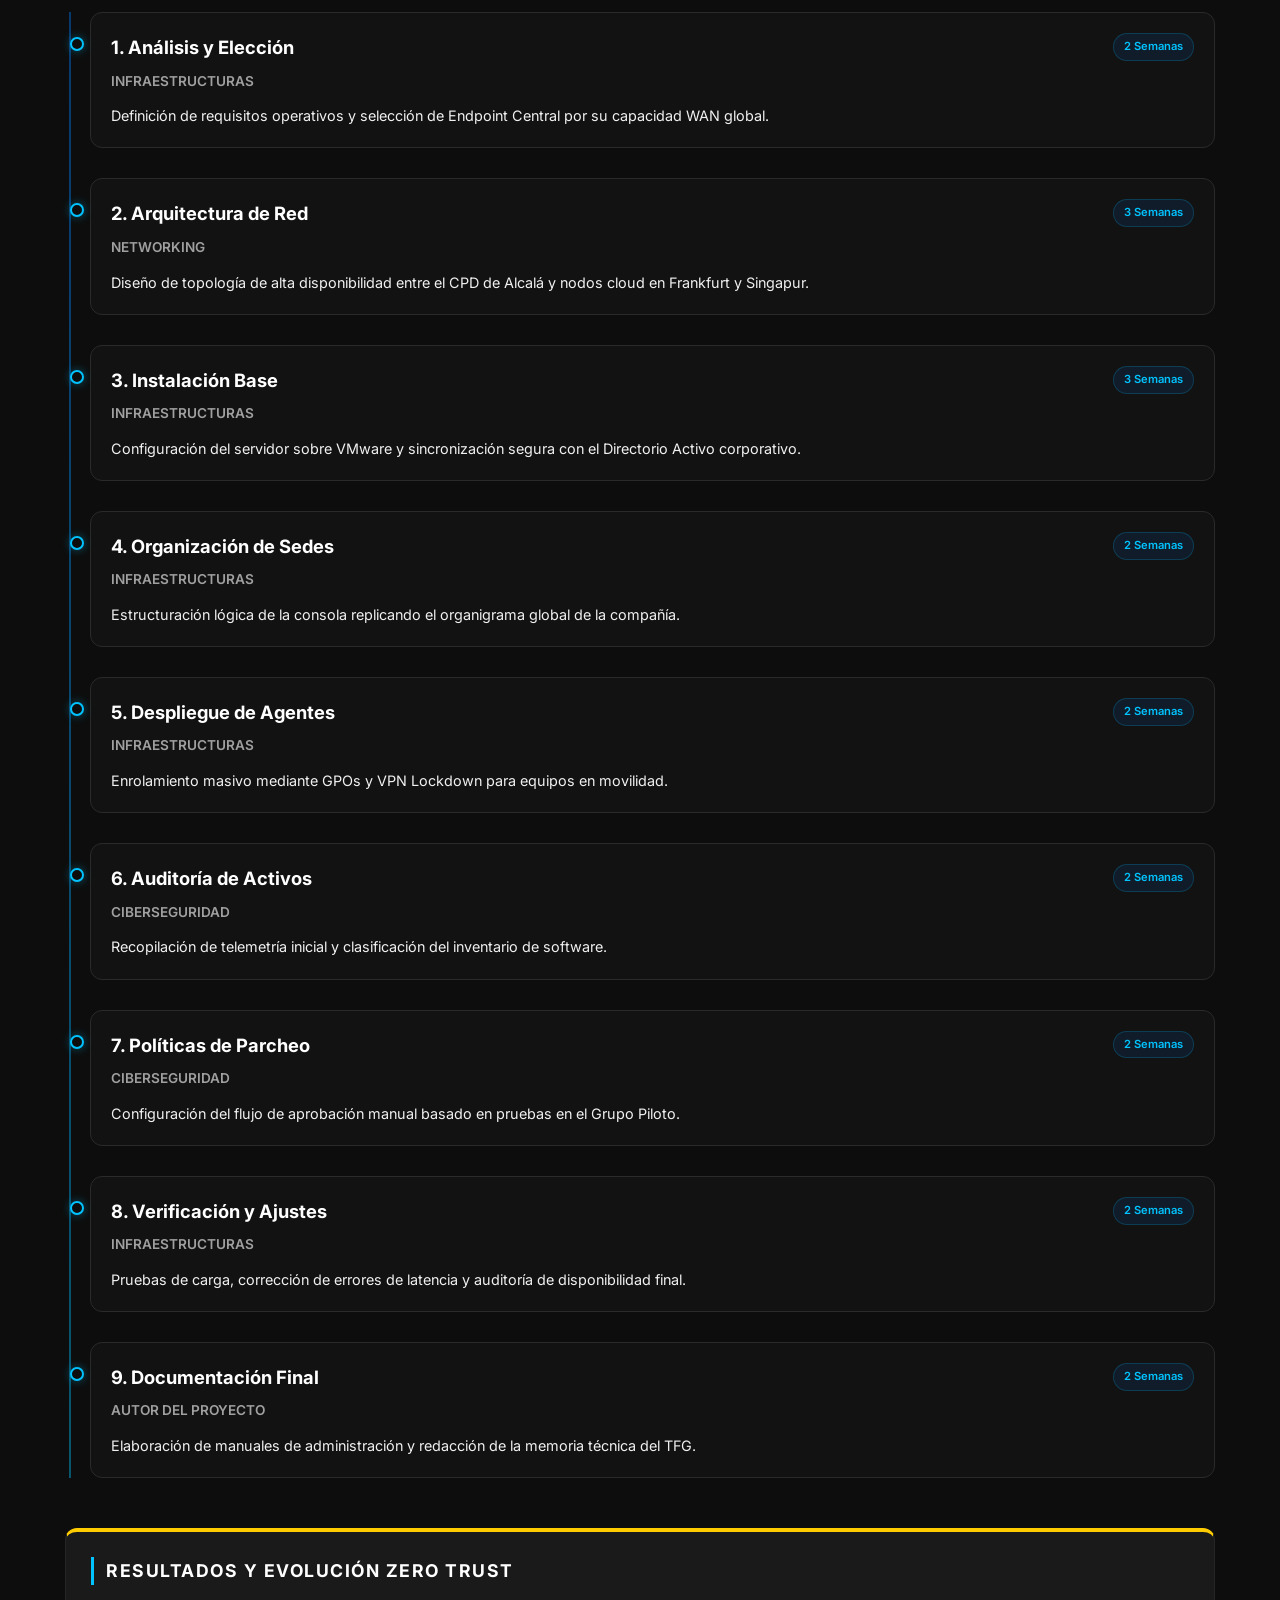
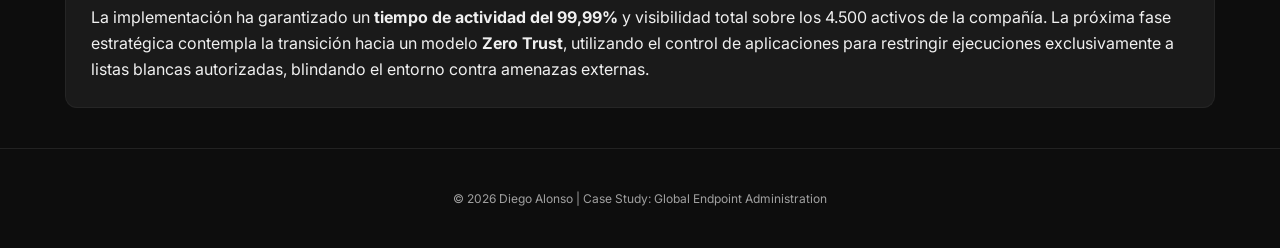
<file: proyecto4.html>
<!DOCTYPE html>
<html lang="es">
<head>
    <link rel="icon" type="image/png" href="assets/img/icono-web.png">
    <meta charset="UTF-8">
    <meta name="viewport" content="width=device-width, initial-scale=1.0, viewport-fit=cover">
    <meta name="theme-color" content="#0d0d0d">
    <meta name="description" content="TFG: Arquitectura Global de Endpoints - Administración de 4500 dispositivos">
    <title>TFG: Arquitectura Global de Endpoints | Diego Alonso</title>
    <link rel="stylesheet" href="style.css">
    <link href="https://fonts.googleapis.com/css2?family=Inter:wght@300;400;600;700&display=swap" rel="stylesheet">
    <link rel="stylesheet" href="https://cdnjs.cloudflare.com/ajax/libs/font-awesome/6.0.0/css/all.min.css">
    <style>
        /* Touch-friendly enhancements */
        @media (hover: none) {
            .project-nav-card,
            .nav-social-btn,
            .nav-projects-btn {
                padding: 14px !important;
            }
        }
        
        /* Prevent zoom on input focus */
        input, textarea, select {
            font-size: 16px;
        }
    </style>
</head>
<body class="dark-mode">

    <nav class="navbar">
        <div class="nav-container container">
            <a href="index.html" class="logo">DA<span>.</span></a>
            <ul class="nav-menu">
                <li class="dropdown">
                    <a href="#" class="nav-projects-btn">Proyectos <i class="fas fa-chevron-down"></i></a>
                    <ul class="dropdown-content">
                        <li><a href="proyecto1.html">AWS & IA Didáctica</a></li>
                        <li><a href="proyecto2.html">Viviendas Turísticas</a></li>
                        <li><a href="proyecto3.html">Despliegue GEX London</a></li>
                        <li><a href="proyecto4.html">TFG: Administración Endpoints</a></li>
                    </ul>
                </li>
                <li><a href="https://github.com/lonsochico" target="_blank" class="nav-social-btn github"><i class="fab fa-github"></i><span class="nav-label">GitHub</span></a></li>
                <li><a href="https://www.linkedin.com/in/diego-alonso-chico-1301a4183" target="_blank" class="nav-social-btn linkedin"><i class="fab fa-linkedin"></i><span class="nav-label">LinkedIn</span></a></li>
            </ul>
        </div>
    </nav>

    <header class="hero" style="background-image: linear-gradient(to bottom, rgba(13,13,13,0.7), rgba(13,13,13,0.98)), url('assets/img/fondo-tfg.jpg');">
        <div class="hero-content container">
            <h1>Administración Global de Endpoints</h1>
            <p class="tagline">Infraestructura Crítica y Gestión Unificada (UEM) para el Sector Financiero</p>
            <div class="hero-badges">
                <span><i class="fas fa-network-wired"></i> Alta Disponibilidad (99.99%)</span>
                <span><i class="fas fa-globe"></i> 4500 Dispositivos</span>
                <span><i class="fas fa-graduation-cap"></i> Proyecto Fin de Ciclo (ASIR)</span>
            </div>
        </div>
    </header>

    <main class="container" style="max-width: 1150px; padding: 40px 0;">
        
        <div style="display: grid; grid-template-columns: repeat(auto-fit, minmax(450px, 1fr)); gap: 35px; margin-bottom: 50px;">
            <div class="card" style="margin-bottom: 0; border-left: 4px solid var(--accent);">
                <h2 class="section-title">¿Por qué este proyecto?</h2>
                <p>En una corporación global con miles de activos, el modelo de soporte reactivo es ineficiente y eleva el riesgo de seguridad. Este proyecto nace de la necesidad de establecer un control centralizado y proactivo. Al operar en el sector financiero, gestionar cada terminal de forma segura no es solo una mejora operativa, sino una exigencia crítica para proteger la integridad de los datos y la continuidad del negocio.</p>
            </div>

            <div class="card" style="margin-bottom: 0; border-left: 4px solid var(--accent-success);">
                <h2 class="section-title">Sinergia: Formación y Entorno Real</h2>
                <p>Este trabajo representa la culminación de mi formación como Administrador de Sistemas (ASIR), aprovechando mi posición actual en <strong>Global Exchange</strong>. Desarrollar mi TFG en una infraestructura real me ha permitido aplicar de forma práctica competencias avanzadas como la virtualización con VMware, la segmentación de redes con Fortinet y el despliegue masivo mediante políticas de grupo, consolidando mi perfil técnico en un entorno de alta escala.</p>
            </div>
        </div>

        <h2 class="section-title" style="text-align: center; margin-bottom: 40px;">Capacidades de ManageEngine Endpoint Central</h2>
        <div style="display: grid; grid-template-columns: repeat(auto-fit, minmax(260px, 1fr)); gap: 20px; margin-bottom: 50px;">
            
            <div class="card" style="text-align: center; padding: 30px 20px;">
                <i class="fas fa-shield-virus" style="font-size: 2.5rem; color: var(--accent); margin-bottom: 15px;"></i>
                <h4 style="margin-bottom: 10px;">Patch Management</h4>
                <p style="font-size: 0.85rem; color: var(--text-dim);">Flujo de trabajo para la detección, descarga y aprobación de parches críticos, validando su estabilidad en grupos piloto antes del despliegue global.</p>
            </div>

            <div class="card" style="text-align: center; padding: 30px 20px;">
                <i class="fas fa-boxes" style="font-size: 2.5rem; color: var(--accent); margin-bottom: 15px;"></i>
                <h4 style="margin-bottom: 10px;">Asset Inventory</h4>
                <p style="font-size: 0.85rem; color: var(--text-dim);">Auditoría completa de hardware y software en tiempo real, permitiendo un control estricto de activos y cumplimiento de licencias.</p>
            </div>

            <div class="card" style="text-align: center; padding: 30px 20px;">
                <i class="fas fa-tools" style="font-size: 2.5rem; color: var(--accent); margin-bottom: 15px;"></i>
                <h4 style="margin-bottom: 10px;">Remote Support</h4>
                <p style="font-size: 0.85rem; color: var(--text-dim);">Herramientas de soporte avanzado que incluyen control remoto y gestión en segundo plano mediante terminales ocultas para no interrumpir la operativa.</p>
            </div>

            <div class="card" style="text-align: center; padding: 30px 20px;">
                <i class="fas fa-ban" style="font-size: 2.5rem; color: var(--accent); margin-bottom: 15px;"></i>
                <h4 style="margin-bottom: 10px;">Software Control</h4>
                <p style="font-size: 0.85rem; color: var(--text-dim);">Detección proactiva de Shadow IT y desinstalación automática de aplicaciones prohibidas mediante políticas de listas negras.</p>
            </div>

            <div class="card" style="text-align: center; padding: 30px 20px;">
                <i class="fas fa-file-contract" style="font-size: 2.5rem; color: var(--accent); margin-bottom: 15px;"></i>
                <h4 style="margin-bottom: 10px;">Configuraciones</h4>
                <p style="font-size: 0.85rem; color: var(--text-dim);">Estandarización de perfiles de usuario, configuraciones de red y despliegue de scripts automatizados de forma masiva.</p>
            </div>

            <div class="card" style="text-align: center; padding: 30px 20px;">
                <i class="fas fa-user-lock" style="font-size: 2.5rem; color: var(--accent); margin-bottom: 15px;"></i>
                <h4 style="margin-bottom: 10px;">Security & RBAC</h4>
                <p style="font-size: 0.85rem; color: var(--text-dim);">Acceso restringido a la consola por IP y asignación de permisos según el principio de mínimo privilegio para los técnicos.</p>
            </div>

        </div>

        <h2 class="section-title">Roadmap de Implementación del Proyecto</h2>
        <div class="timeline" style="margin-top: 30px; margin-bottom: 50px;">
            <div class="timeline-item">
                <div class="timeline-dot"></div>
                <div class="timeline-content">
                    <div class="timeline-header">
                        <h4>1. Análisis y Elección</h4>
                        <span class="date-badge">2 Semanas</span>
                    </div>
                    <p class="company-name">Infraestructuras</p>
                    <p style="font-size: 0.9rem;">Definición de requisitos operativos y selección de Endpoint Central por su capacidad WAN global.</p>
                </div>
            </div>

            <div class="timeline-item">
                <div class="timeline-dot"></div>
                <div class="timeline-content">
                    <div class="timeline-header">
                        <h4>2. Arquitectura de Red</h4>
                        <span class="date-badge">3 Semanas</span>
                    </div>
                    <p class="company-name">Networking</p>
                    <p style="font-size: 0.9rem;">Diseño de topología de alta disponibilidad entre el CPD de Alcalá y nodos cloud en Frankfurt y Singapur.</p>
                </div>
            </div>

            <div class="timeline-item">
                <div class="timeline-dot"></div>
                <div class="timeline-content">
                    <div class="timeline-header">
                        <h4>3. Instalación Base</h4>
                        <span class="date-badge">3 Semanas</span>
                    </div>
                    <p class="company-name">Infraestructuras</p>
                    <p style="font-size: 0.9rem;">Configuración del servidor sobre VMware y sincronización segura con el Directorio Activo corporativo.</p>
                </div>
            </div>

            <div class="timeline-item">
                <div class="timeline-dot"></div>
                <div class="timeline-content">
                    <div class="timeline-header">
                        <h4>4. Organización de Sedes</h4>
                        <span class="date-badge">2 Semanas</span>
                    </div>
                    <p class="company-name">Infraestructuras</p>
                    <p style="font-size: 0.9rem;">Estructuración lógica de la consola replicando el organigrama global de la compañía.</p>
                </div>
            </div>

            <div class="timeline-item">
                <div class="timeline-dot"></div>
                <div class="timeline-content">
                    <div class="timeline-header">
                        <h4>5. Despliegue de Agentes</h4>
                        <span class="date-badge">2 Semanas</span>
                    </div>
                    <p class="company-name">Infraestructuras</p>
                    <p style="font-size: 0.9rem;">Enrolamiento masivo mediante GPOs y VPN Lockdown para equipos en movilidad.</p>
                </div>
            </div>

            <div class="timeline-item">
                <div class="timeline-dot"></div>
                <div class="timeline-content">
                    <div class="timeline-header">
                        <h4>6. Auditoría de Activos</h4>
                        <span class="date-badge">2 Semanas</span>
                    </div>
                    <p class="company-name">Ciberseguridad</p>
                    <p style="font-size: 0.9rem;">Recopilación de telemetría inicial y clasificación del inventario de software.</p>
                </div>
            </div>

            <div class="timeline-item">
                <div class="timeline-dot"></div>
                <div class="timeline-content">
                    <div class="timeline-header">
                        <h4>7. Políticas de Parcheo</h4>
                        <span class="date-badge">2 Semanas</span>
                    </div>
                    <p class="company-name">Ciberseguridad</p>
                    <p style="font-size: 0.9rem;">Configuración del flujo de aprobación manual basado en pruebas en el Grupo Piloto.</p>
                </div>
            </div>

            <div class="timeline-item">
                <div class="timeline-dot"></div>
                <div class="timeline-content">
                    <div class="timeline-header">
                        <h4>8. Verificación y Ajustes</h4>
                        <span class="date-badge">2 Semanas</span>
                    </div>
                    <p class="company-name">Infraestructuras</p>
                    <p style="font-size: 0.9rem;">Pruebas de carga, corrección de errores de latencia y auditoría de disponibilidad final.</p>
                </div>
            </div>

            <div class="timeline-item">
                <div class="timeline-dot"></div>
                <div class="timeline-content">
                    <div class="timeline-header">
                        <h4>9. Documentación Final</h4>
                        <span class="date-badge">2 Semanas</span>
                    </div>
                    <p class="company-name">Autor del Proyecto</p>
                    <p style="font-size: 0.9rem;">Elaboración de manuales de administración y redacción de la memoria técnica del TFG.</p>
                </div>
            </div>
        </div>

        <div class="card" style="border-top: 4px solid var(--accent-warning);">
            <h2 class="section-title">Resultados y Evolución Zero Trust</h2>
            <p>La implementación ha garantizado un <strong>tiempo de actividad del 99,99%</strong> y visibilidad total sobre los 4.500 activos de la compañía. La próxima fase estratégica contempla la transición hacia un modelo <strong>Zero Trust</strong>, utilizando el control de aplicaciones para restringir ejecuciones exclusivamente a listas blancas autorizadas, blindando el entorno contra amenazas externas.</p>
        </div>

    </main>

    <footer>
        <p>&copy; 2026 Diego Alonso | Case Study: Global Endpoint Administration</p>
    </footer>

</body>
</html>
</file>
<file: style.css>
/* --- VARIABLES --- */
:root {
    --bg-color: #0d0d0d;
    --card-bg: #1a1a1a;
    --accent: #00c3ff;
    --accent-success: #00ff88;
    --accent-warning: #ffcc00;
    --text: #f0f0f0;
    --text-dim: #a0a0a0;
    --primary: #007bff;
    --nav-height: 70px;
}

/* --- ESTRUCTURA GENERAL --- */
* { box-sizing: border-box; margin: 0; padding: 0; }
body { 
    font-family: 'Inter', sans-serif; 
    background-color: var(--bg-color); 
    color: var(--text); 
    line-height: 1.6;
    overflow-x: hidden;
}
.container { max-width: 1400px; margin: 0 auto; padding: 0 20px; }

/* --- NAVEGACIÓN MEJORADA PARA MÓVIL --- */
.navbar { 
    background: rgba(13, 13, 13, 0.98); 
    height: var(--nav-height); 
    width: 100%; 
    position: fixed; 
    top: 0; 
    z-index: 1000; 
    border-bottom: 1px solid #252525; 
    display: flex; 
    align-items: center; 
    backdrop-filter: blur(10px);
}
.nav-container { 
    display: flex; 
    justify-content: space-between; 
    align-items: center; 
    width: 100%; 
}
.logo { 
    color: white; 
    font-weight: 700; 
    font-size: 1.6rem; 
    text-decoration: none; 
    flex-shrink: 0;
}
.logo span { color: var(--accent); }
.nav-menu { 
    display: flex; 
    list-style: none; 
    gap: 15px; 
    align-items: center; 
}
.nav-menu a { 
    color: var(--text-dim); 
    text-decoration: none; 
    font-size: 0.95rem; 
    font-weight: 500; 
    transition: 0.3s; 
    white-space: nowrap;
}
.nav-menu a:hover { color: white; }

/* --- DROPDOWN MEJORADO --- */
.dropdown { position: relative; }

.nav-projects-btn {
    background-color: rgba(255, 255, 255, 0.1) !important; 
    color: white !important;
    padding: 8px 12px !important;
    border-radius: 6px;
    font-weight: 600 !important;
    font-size: 0.85rem !important;
    display: flex;
    align-items: center;
    gap: 6px;
    border: 1px solid rgba(255, 255, 255, 0.2);
    transition: all 0.3s ease !important;
    white-space: nowrap;
}

.nav-projects-btn:hover {
    background-color: rgba(255, 255, 255, 0.2) !important;
    border-color: var(--accent);
}

.nav-projects-btn i { font-size: 0.8rem; }

.dropdown-content { 
    display: none; 
    position: absolute; 
    top: 100%; 
    left: 0; 
    background: var(--card-bg); 
    min-width: 200px; 
    border-radius: 8px; 
    border: 1px solid #333; 
    padding: 10px 0;
    margin-top: 10px; 
    list-style-type: none; 
    box-shadow: 0 10px 25px rgba(0,0,0,0.5);
    z-index: 1001;
}

.dropdown:hover .dropdown-content { display: block; }

.dropdown-content li {
    list-style: none;
    margin: 0;
    padding: 0;
}

.dropdown-content a { 
    padding: 10px 16px; 
    display: block; 
    text-decoration: none; 
    color: var(--text); 
    font-size: 0.85rem;
    transition: background 0.2s;
}

.dropdown-content a:hover { 
    background: #252525; 
    color: var(--accent) !important; 
}

/* --- BOTONES SOCIALES --- */
.nav-social-btn {
    color: white !important;
    padding: 6px 10px !important;
    border-radius: 6px;
    font-weight: 600 !important;
    font-size: 0.75rem !important;
    display: flex;
    align-items: center;
    gap: 6px;
    transition: all 0.3s ease !important;
    border: 1px solid transparent;
    text-decoration: none;
    white-space: nowrap;
}

.nav-social-btn.github { background-color: #333; }
.nav-social-btn.linkedin { background-color: #0077b5; }

.nav-social-btn:hover {
    background-color: transparent !important;
    transform: translateY(-2px);
    box-shadow: 0 4px 15px rgba(0, 0, 0, 0.4);
}

.nav-social-btn.github:hover { border-color: #ffffff; color: #ffffff !important; }
.nav-social-btn.linkedin:hover { border-color: #0077b5; color: #0077b5 !important; }

/* --- HERO SECTION --- */
.hero { 
    position: relative; 
    height: 50vh; 
    min-height: 350px; 
    display: flex; 
    align-items: center; 
    justify-content: center; 
    text-align: center; 
    margin-top: var(--nav-height); 
    background: url('assets/img/fondo-tecnico.jpg') center/cover no-repeat scroll; 
    background-size: cover;
    background-position: center;
    background-attachment: scroll;
}
.hero-overlay { 
    position: absolute; 
    top: 0; 
    left: 0; 
    width: 100%; 
    height: 100%; 
    background: linear-gradient(to bottom, rgba(13,13,13,0.5), rgba(13,13,13,0.95)); 
}
.hero-content { 
    position: relative; 
    z-index: 10; 
    padding: 20px;
}
.hero h1 { 
    font-size: clamp(2rem, 8vw, 4rem); 
    font-weight: 800; 
    margin-bottom: 10px; 
    line-height: 1.2;
}
.tagline { 
    color: var(--accent); 
    font-size: clamp(1rem, 4vw, 1.3rem); 
    font-weight: 300; 
}
.hero-badges { 
    display: flex; 
    justify-content: center; 
    gap: 10px; 
    margin-top: 20px; 
    flex-wrap: wrap;
}
.hero-badges span { 
    background: rgba(255,255,255,0.05); 
    padding: 6px 12px; 
    border-radius: 50px; 
    font-size: clamp(0.7rem, 2vw, 0.8rem); 
    border: 1px solid rgba(255,255,255,0.1); 
    white-space: nowrap;
}

/* --- GRID DE CONTENIDO --- */
.main-content-wrapper {
    display: grid;
    grid-template-columns: 280px 1fr 280px;
    gap: 30px;
    padding: 40px 0;
    align-items: start;
}

.sidebar { 
    position: sticky; 
    top: calc(var(--nav-height) + 20px); 
    padding: 0 10px;
}
.sidebar-block { margin-bottom: 35px; }

/* HABILIDADES --- */
.skills-list { display: flex; flex-direction: column; gap: 16px; }
.skill-item { width: 100%; }
.skill-name { 
    font-size: clamp(0.8rem, 2vw, 0.85rem); 
    font-weight: 600; 
    color: white; 
    display: block; 
    margin-bottom: 5px; 
}
.progress-bar { 
    background: #252525; 
    height: 8px; 
    border-radius: 10px; 
    overflow: hidden; 
}
.progress { 
    background: linear-gradient(90deg, var(--primary), var(--accent)); 
    height: 100%; 
    display: flex; 
    justify-content: flex-end; 
    align-items: center; 
    transition: 0.5s; 
}
.skill-percentage { 
    font-size: 0.7rem; 
    color: white; 
    padding-right: 8px; 
    opacity: 0; 
    transition: 0.3s; 
}
.skill-item:hover .skill-percentage { opacity: 1; }

/* --- CONTENIDO PRINCIPAL --- */
.main-content { 
    display: flex; 
    flex-direction: column; 
    gap: 25px; 
}
.card { 
    background: var(--card-bg); 
    padding: 25px; 
    border-radius: 12px; 
    border: 1px solid #252525; 
}
.section-title { 
    font-size: clamp(1rem, 3vw, 1.1rem); 
    color: white; 
    margin-bottom: 20px; 
    text-transform: uppercase; 
    letter-spacing: 1.5px; 
    border-left: 3px solid var(--accent); 
    padding-left: 12px; 
}

/* LÍNEA DE TIEMPO --- */
.timeline { 
    position: relative; 
    padding-left: 25px; 
    margin-top: 20px; 
}
.timeline::before { 
    content: ''; 
    position: absolute; 
    left: 4px; 
    top: 0; 
    bottom: 0; 
    width: 2px; 
    background: linear-gradient(to bottom, var(--primary), var(--accent)); 
    opacity: 0.4; 
}
.timeline-item { 
    position: relative; 
    margin-bottom: 30px; 
}
.timeline-dot { 
    position: absolute; 
    left: -20px; 
    top: 25px; 
    width: 14px; 
    height: 14px; 
    border-radius: 50%; 
    background: var(--bg-color); 
    border: 2px solid var(--accent); 
    box-shadow: 0 0 10px rgba(0, 195, 255, 0.4); 
    z-index: 2; 
    transition: 0.3s; 
}
.timeline-content { 
    background: rgba(255, 255, 255, 0.02); 
    border: 1px solid #2a2a2a; 
    padding: 20px; 
    border-radius: 12px; 
    transition: 0.3s; 
}
.timeline-item:hover .timeline-content { 
    background: rgba(255, 255, 255, 0.04); 
    transform: translateX(5px); 
}
.timeline-header { 
    display: flex; 
    justify-content: space-between; 
    align-items: flex-start; 
    margin-bottom: 8px; 
    flex-wrap: wrap; 
    gap: 10px; 
}
.timeline-header h4 { 
    color: white; 
    font-size: clamp(0.95rem, 2vw, 1.15rem); 
    display: flex; 
    align-items: center; 
    gap: 8px; 
    flex: 1;
    min-width: 200px;
}
.date-badge { 
    background: rgba(0, 123, 255, 0.1); 
    color: var(--accent); 
    padding: 4px 10px; 
    border-radius: 20px; 
    font-size: 0.7rem; 
    font-weight: 600; 
    border: 1px solid rgba(0, 195, 255, 0.2); 
    white-space: nowrap;
}
.company-name { 
    color: var(--text-dim); 
    font-size: 0.85rem; 
    font-weight: 600; 
    margin-bottom: 12px; 
    text-transform: uppercase; 
}
.task-list { 
    list-style: none; 
    padding: 0; 
}
.task-list li { 
    position: relative; 
    padding-left: 18px; 
    margin-bottom: 8px; 
    font-size: clamp(0.8rem, 2vw, 0.9rem); 
    color: #ccc; 
}
.task-list li::before { 
    content: '▹'; 
    position: absolute; 
    left: 0; 
    color: var(--accent); 
    font-weight: bold; 
}

/* CERTIFICACIONES --- */
.cert-list { 
    list-style: none; 
    display: grid; 
    gap: 10px; 
}
.cert-list li { 
    background: #222; 
    padding: 12px; 
    border-radius: 8px; 
    font-size: clamp(0.8rem, 2vw, 0.9rem); 
}
.cert-list i { 
    color: var(--accent); 
    margin-right: 8px; 
}

/* --- PROYECTOS & ROADMAP --- */
.next-steps-list, .project-nav-list { 
    display: flex; 
    flex-direction: column; 
    gap: 12px; 
}

.project-nav-card,
.project-nav-card:visited {
    background: #222;
    padding: 16px; 
    border-radius: 10px;
    text-decoration: none !important;
    color: white !important;
    border: 1px solid #333;
    transition: 0.3s;
    display: block;
    position: relative;
    overflow: hidden;
}

.project-nav-card:active,
.project-nav-card:hover { 
    background: #282828; 
    border-color: var(--accent); 
    transform: translateY(-2px); 
}
.project-nav-info h4 { 
    font-size: clamp(0.85rem, 2vw, 0.95rem); 
    color: white !important; 
    margin-bottom: 8px; 
}

.project-status { 
    position: relative; 
    height: 18px; 
    overflow: hidden; 
}
.project-status span { 
    font-size: 0.75rem; 
    font-weight: 600; 
    position: absolute; 
    transition: 0.3s; 
}
.default-text { 
    color: var(--accent); 
    opacity: 1; 
}
.hover-text { 
    transform: translateY(100%); 
    opacity: 0; 
}
.project-nav-card:active .default-text,
.project-nav-card:hover .default-text { 
    transform: translateY(-100%); 
    opacity: 0; 
}
.project-nav-card:active .hover-text,
.project-nav-card:hover .hover-text { 
    transform: translateY(0); 
    opacity: 1; 
}
.progress-100 { color: var(--accent-success); }
.progress-60 { color: var(--accent-warning); }
.card-progress-line { 
    position: absolute; 
    bottom: 0; 
    left: 0; 
    height: 3px; 
    background: var(--primary); 
    opacity: 0.3; 
    transition: 0.3s; 
}
.project-nav-card:active .card-progress-line,
.project-nav-card:hover .card-progress-line { 
    opacity: 1; 
    background: var(--accent); 
}

/* ROADMAP --- */
.step-card { 
    display: flex; 
    align-items: center; 
    gap: 12px; 
    background: #222; 
    padding: 14px; 
    border-radius: 10px; 
    border-right: 3px solid var(--primary); 
}
.step-icon { 
    font-size: clamp(1rem, 3vw, 1.2rem); 
    color: var(--accent); 
    flex-shrink: 0;
}
.step-info h4 { 
    font-size: clamp(0.8rem, 2vw, 0.9rem); 
    color: white; 
    margin-bottom: 2px; 
}
.step-info p { 
    font-size: 0.7rem; 
    color: var(--text-dim); 
}

/* --- FOOTER --- */
footer { 
    text-align: center; 
    padding: 40px 20px; 
    color: var(--text-dim); 
    font-size: 0.75rem; 
    border-top: 1px solid #222; 
}

/* --- RESPONSIVE DESIGN --- */

/* TABLET (768px - 1024px) */
@media (max-width: 1024px) {
    .main-content-wrapper { 
        grid-template-columns: 1fr 280px;
        gap: 25px;
        padding: 35px 0;
    }
    
    .left-sidebar {
        display: none;
    }
    
    .right-sidebar {
        position: sticky;
        top: calc(var(--nav-height) + 20px);
    }
}

/* MOBILE (máximo 768px) */
@media (max-width: 768px) {
    :root {
        --nav-height: 60px;
    }
    
    .container { padding: 0 16px; }
    
    /* NAVEGACIÓN MÓVIL */
    .navbar {
        height: var(--nav-height);
        padding: 0 10px;
    }
    
    .logo { 
        font-size: 1.4rem; 
    }
    
    .nav-menu { 
        gap: 8px; 
    }
    
    .nav-projects-btn {
        padding: 6px 8px !important;
        font-size: 0.75rem !important;
        gap: 4px;
    }
    
    .nav-social-btn {
        padding: 5px 8px !important;
        font-size: 0.65rem !important;
        gap: 4px;
    }
    
    .nav-social-btn i {
        display: none;
    }
    
    .dropdown-content {
        min-width: 160px;
        left: -20px;
    }
    
    .dropdown-content a {
        padding: 8px 12px;
        font-size: 0.8rem;
    }
    
    /* HERO */
    .hero {
        min-height: 300px;
        height: 40vh;
        background: linear-gradient(to bottom, rgba(13,13,13,0.6), rgba(13,13,13,0.95)), 
                    url('assets/img/fondo-tecnico.jpg') center/cover no-repeat scroll;
        background-color: var(--bg-color);
        background-size: cover;
        background-position: center;
    }
    
    .hero h1 { 
        font-size: clamp(1.6rem, 7vw, 2.5rem); 
    }
    
    .tagline {
        font-size: clamp(0.9rem, 3.5vw, 1.1rem);
    }
    
    .hero-badges {
        gap: 8px;
        margin-top: 15px;
    }
    
    .hero-badges span {
        padding: 5px 10px;
        font-size: 0.65rem;
    }
    
    /* CONTENIDO PRINCIPAL */
    .main-content-wrapper {
        grid-template-columns: 1fr;
        gap: 20px;
        padding: 25px 0;
    }
    
    .sidebar {
        position: static;
    }
    
    .card {
        padding: 18px;
        margin-bottom: 0;
    }
    
    .section-title {
        font-size: 0.95rem;
        margin-bottom: 16px;
    }
    
    .skills-list { gap: 14px; }
    .skill-name { font-size: 0.8rem; }
    .progress-bar { height: 7px; }
    
    .main-content { gap: 20px; }
    
    /* TIMELINE */
    .timeline { padding-left: 20px; }
    .timeline::before { left: 2px; }
    .timeline-dot { left: -18px; width: 12px; height: 12px; }
    .timeline-content { padding: 16px; }
    .timeline-header h4 { font-size: 0.9rem; }
    .task-list li { font-size: 0.8rem; }
    
    /* PROYECTOS */
    .project-nav-card { padding: 14px; }
    .project-nav-info h4 { font-size: 0.85rem; }
    
    .next-steps-list { gap: 10px; }
    .step-card { padding: 12px; gap: 10px; }
    .step-icon { font-size: 1rem; }
    .step-info h4 { font-size: 0.8rem; }
    
    .cert-list { gap: 8px; }
    .cert-list li { padding: 10px; }
}

/* PEQUEÑOS MÓVILES (máximo 480px) */
@media (max-width: 480px) {
    :root {
        --nav-height: 55px;
    }
    
    .container { padding: 0 12px; }
    
    .navbar {
        height: var(--nav-height);
        padding: 0 8px;
    }
    
    .logo { 
        font-size: 1.2rem; 
    }
    
    .nav-menu {
        gap: 6px;
    }
    
    .nav-projects-btn {
        padding: 5px 6px !important;
        font-size: 0.65rem !important;
    }
    
    .nav-social-btn {
        padding: 4px 6px !important;
        font-size: 0.6rem !important;
    }
    
    .dropdown-content {
        min-width: 140px;
        left: -30px;
    }
    
    /* HERO */
    .hero {
        min-height: 250px;
        height: 35vh;
    }
    
    .hero h1 { 
        font-size: clamp(1.4rem, 6vw, 2rem); 
    }
    
    .tagline {
        font-size: clamp(0.8rem, 3vw, 0.95rem);
    }
    
    .hero-badges span {
        padding: 4px 8px;
        font-size: 0.6rem;
    }
    
    /* CONTENIDO */
    .card { padding: 14px; }
    .section-title { font-size: 0.9rem; margin-bottom: 14px; }
    
    .timeline-header h4 { font-size: 0.85rem; }
    .task-list li { font-size: 0.75rem; }
    
    .project-nav-card { padding: 12px; }
    .project-nav-info h4 { font-size: 0.8rem; }
    
    .step-card { padding: 10px; gap: 8px; }
    .step-icon { font-size: 0.9rem; }
    
    footer { padding: 30px 12px; font-size: 0.7rem; }
}

/* ULTRA PEQUEÑOS (máximo 360px) */
@media (max-width: 360px) {
    .container { padding: 0 10px; }
    
    .hero h1 { 
        font-size: 1.3rem; 
    }
    
    .tagline {
        font-size: 0.75rem;
    }
    
    .card { padding: 12px; }
    .section-title { font-size: 0.85rem; }
}
</file>
